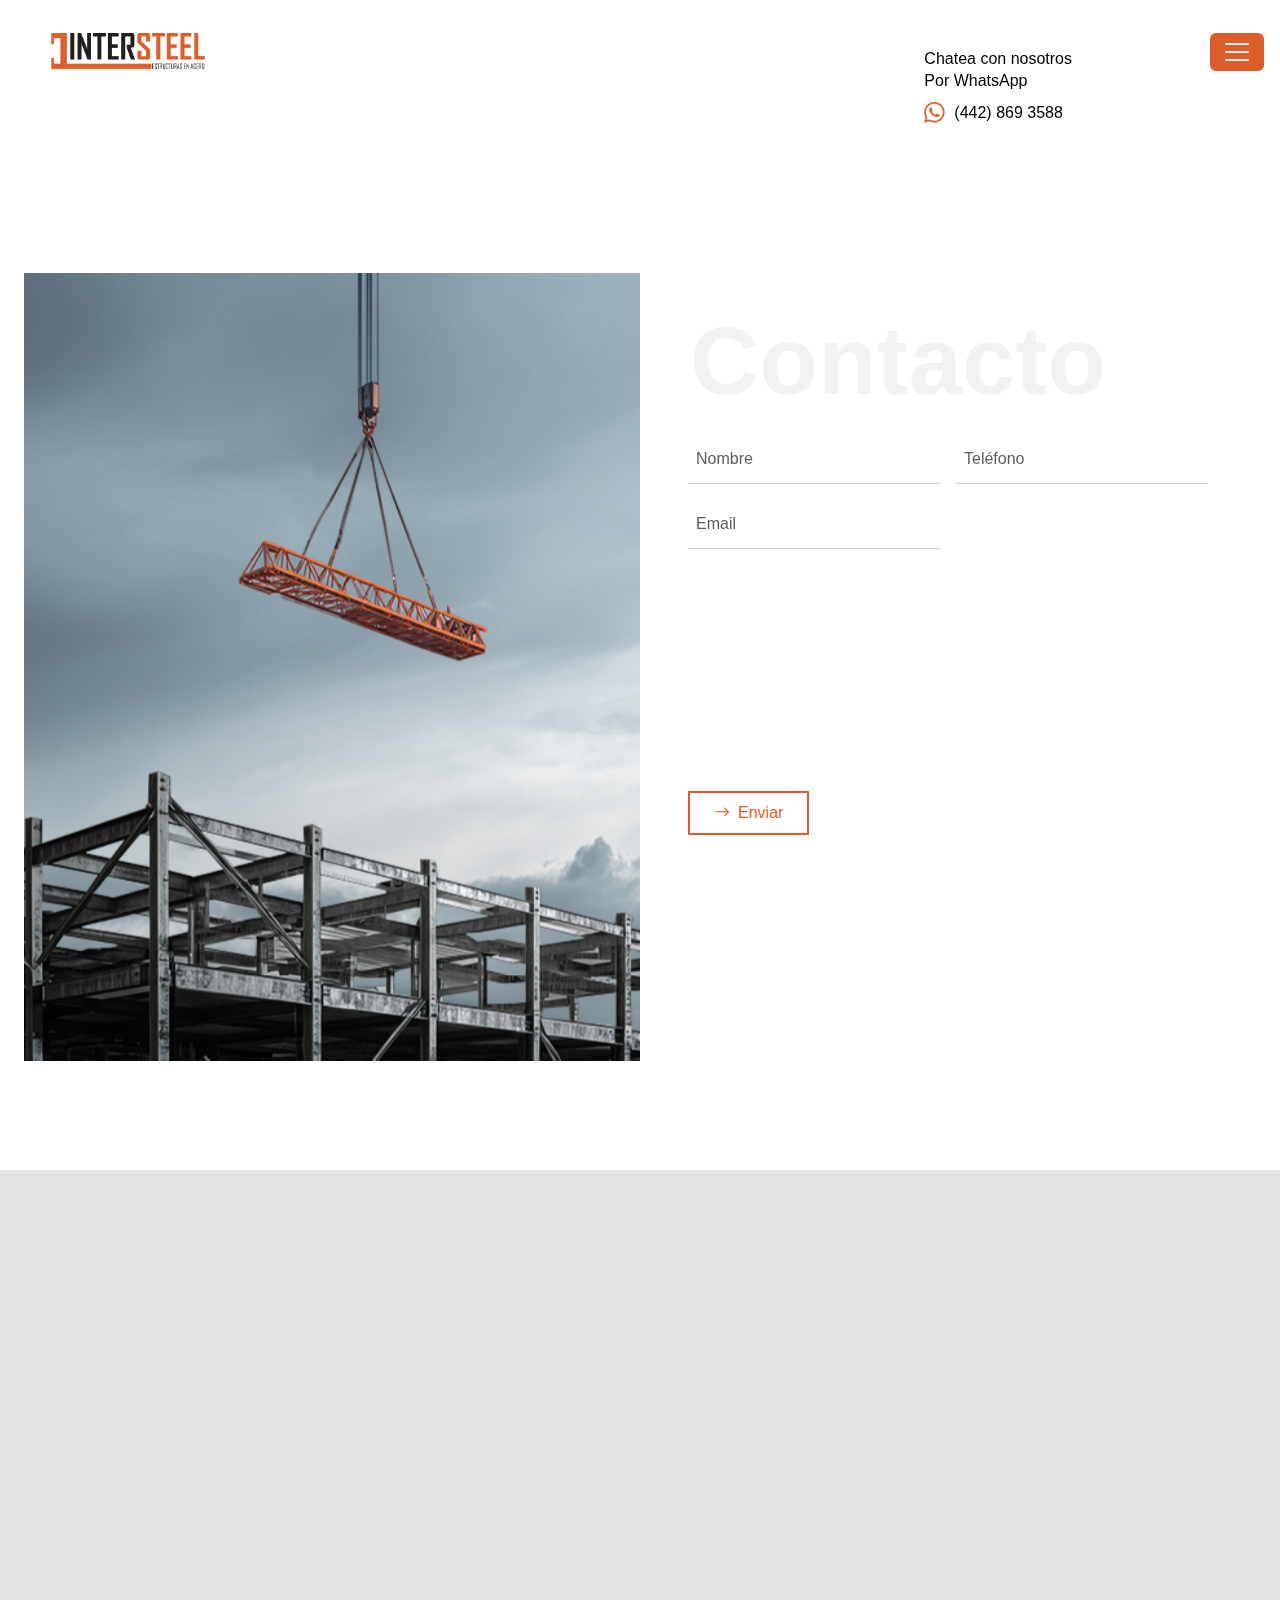
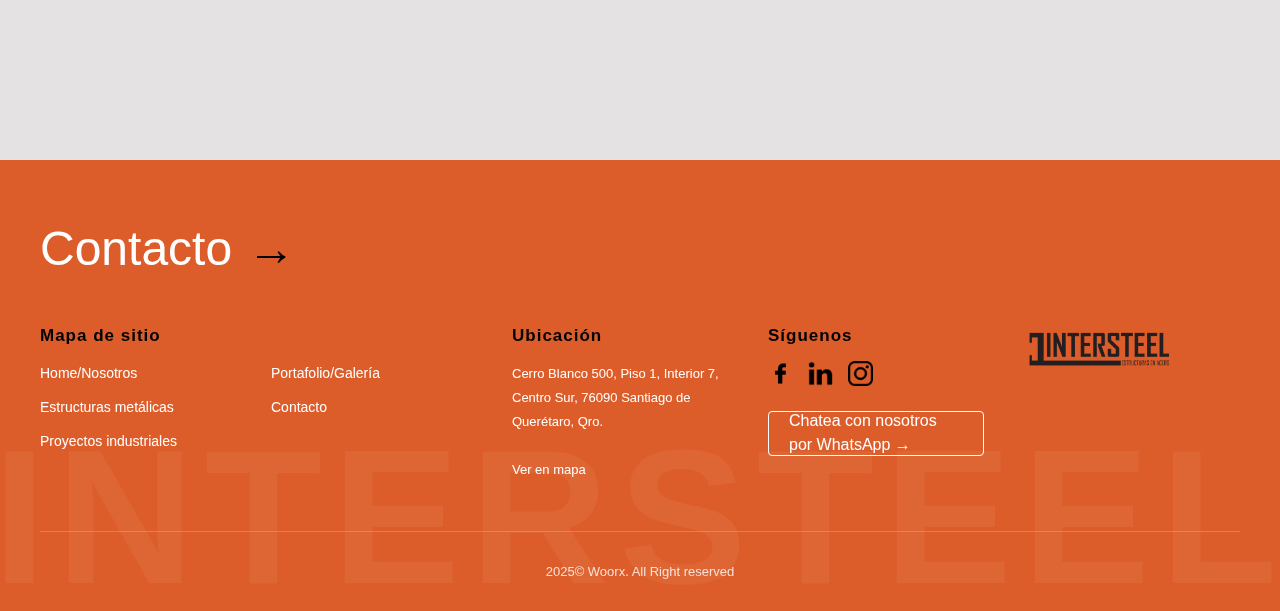
<file: contacto.html>
<!DOCTYPE html>
<html lang="es">
  <head>
    <meta charset="UTF-8" />
    <meta name="viewport" content="width=device-width, initial-scale=1.0" />

    <!-- Título optimizado para SEO -->
    <title>
      INTERSTEEL | Estructuras Metálicas y Naves Industriales en México
    </title>

    <!-- Meta Description -->
    <meta
      name="description"
      content="INTERSTEEL: 40 años construyendo naves industriales, bodegas y parques industriales con estructuras metálicas en México. Más de 300,000 m² construidos. Diseño, fabricación y construcción de proyectos industriales en Querétaro y todo el país."
    />

    <!-- Meta Keywords -->
    <meta
      name="keywords"
      content="naves industriales, estructuras metálicas, construcción industrial, bodegas industriales, parques industriales, fabricación acero, INTERSTEEL, construcción Querétaro, naves metálicas México"
    />

    <!-- Meta Author -->
    <meta name="author" content="INTERSTEEL" />

    <!-- Meta Robots -->
    <meta name="robots" content="index, follow" />

    <!-- Canonical URL -->
    <link rel="canonical" href="https://www.intersteel.com.mx/" />

    <!-- Open Graph / Facebook -->
    <meta property="og:type" content="website" />
    <meta property="og:url" content="https://www.intersteel.com.mx/" />
    <meta
      property="og:title"
      content="INTERSTEEL | Estructuras Metálicas y Naves Industriales"
    />
    <meta
      property="og:description"
      content="40 años de experiencia construyendo proyectos industriales con estructuras metálicas. Más de 300,000 m² construidos en México."
    />
    <meta
      property="og:image"
      content="https://www.intersteel.com.mx/public/img/home/bg-home.png"
    />
    <meta property="og:locale" content="es_MX" />
    <meta property="og:site_name" content="INTERSTEEL" />

    <!-- Twitter Card -->
    <meta name="twitter:card" content="summary_large_image" />
    <meta name="twitter:url" content="https://www.intersteel.com.mx/" />
    <meta
      name="twitter:title"
      content="INTERSTEEL | Estructuras Metálicas y Naves Industriales"
    />
    <meta
      name="twitter:description"
      content="40 años de experiencia en construcción industrial. Naves, bodegas y parques industriales con estructuras metálicas."
    />
    <meta
      name="twitter:image"
      content="https://www.intersteel.com.mx/public/img/home/bg-home.png"
    />

    <!-- Geo Tags -->
    <meta name="geo.region" content="MX-QUE" />
    <meta name="geo.placename" content="Santiago de Querétaro" />
    <meta name="geo.position" content="20.5888;-100.3899" />
    <meta name="ICBM" content="20.5888, -100.3899" />

    <!-- Language -->
    <meta http-equiv="content-language" content="es-MX" />

    <!-- Theme Color -->
    <meta name="theme-color" content="#e86b44" />

    <!-- Favicon -->
    <link rel="icon" type="image/x-icon" href="public/img/favicon.ico" />
    <link
      rel="apple-touch-icon"
      sizes="180x180"
      href="public/img/apple-touch-icon.png"
    />
    <link
      rel="icon"
      type="image/png"
      sizes="32x32"
      href="public/img/favicon-32x32.png"
    />
    <link
      rel="icon"
      type="image/png"
      sizes="16x16"
      href="public/img/favicon-16x16.png"
    />

    <!-- Stylesheets -->
    <link
      href="https://cdn.jsdelivr.net/npm/bootstrap@5.3.3/dist/css/bootstrap.min.css"
      rel="stylesheet"
    />
    <link
      rel="stylesheet"
      href="https://cdn.jsdelivr.net/npm/bootstrap-icons@1.11.3/font/bootstrap-icons.css"
    />
    <link rel="stylesheet" href="public/css/style.css" />
    <link rel="stylesheet" href="public/css/index.css" />

    <!-- Preconnect para optimización -->
    <link rel="preconnect" href="https://cdn.jsdelivr.net" />
    <link rel="preconnect" href="https://fonts.googleapis.com" />

    <!-- Schema.org Structured Data (JSON-LD) -->
    <script type="application/ld+json">
      {
        "@context": "https://schema.org",
        "@type": "Organization",
        "name": "INTERSTEEL",
        "alternateName": "Intersteel Estructuras Metálicas",
        "url": "https://www.intersteel.com.mx",
        "logo": "https://www.intersteel.com.mx/public/img/logo.png",
        "description": "Empresa líder en construcción de estructuras metálicas, naves industriales y parques industriales con 40 años de experiencia en México",
        "address": {
          "@type": "PostalAddress",
          "streetAddress": "Cerro Blanco 500, Piso 1, Interior 7, Centro Sur",
          "addressLocality": "Santiago de Querétaro",
          "addressRegion": "Querétaro",
          "postalCode": "76090",
          "addressCountry": "MX"
        },
        "contactPoint": {
          "@type": "ContactPoint",
          "telephone": "+52-442-869-3588",
          "contactType": "customer service",
          "availableLanguage": "Spanish"
        },
        "sameAs": [
          "https://www.facebook.com/intersteel",
          "https://www.linkedin.com/company/intersteel",
          "https://www.instagram.com/intersteel"
        ],
        "foundingDate": "1982",
        "areaServed": [
          {
            "@type": "Country",
            "name": "México"
          }
        ],
        "serviceType": [
          "Construcción de naves industriales",
          "Estructuras metálicas",
          "Bodegas industriales",
          "Parques industriales",
          "Fabricación de acero"
        ]
      }
    </script>

    <script type="application/ld+json">
      {
        "@context": "https://schema.org",
        "@type": "WebSite",
        "name": "INTERSTEEL",
        "url": "https://www.intersteel.com.mx",
        "potentialAction": {
          "@type": "SearchAction",
          "target": "https://www.intersteel.com.mx/buscar?q={search_term_string}",
          "query-input": "required name=search_term_string"
        }
      }
    </script>

    <!-- Estilos para animaciones INTERSTEEL – ESTILO FERRO.PT -->
    <style>
      /* === ANIMACIONES INTERSTEEL – ESTILO FERRO.PT === */

      /* SECCIONES PRINCIPALES */
      .section-animate {
        opacity: 0;
        transform: translateY(80px);
        filter: blur(6px);
        transition: opacity 1.2s cubic-bezier(0.16, 1, 0.3, 1),
          transform 1.2s cubic-bezier(0.16, 1, 0.3, 1),
          filter 1.2s cubic-bezier(0.16, 1, 0.3, 1);
      }

      .section-animate.visible {
        opacity: 1;
        transform: translateY(0);
        filter: blur(0);
      }

      /* VARIANTES */
      .section-animate.slide-in-left {
        transform: translateX(-80px);
      }
      .section-animate.slide-in-right {
        transform: translateX(80px);
      }
      .section-animate.scale-in {
        transform: scale(0.92);
      }
      .section-animate.slide-up {
        transform: translateY(100px);
      }

      .section-animate.slide-in-left.visible,
      .section-animate.slide-in-right.visible,
      .section-animate.scale-in.visible,
      .section-animate.slide-up.visible {
        transform: translate(0) scale(1);
        opacity: 1;
        filter: blur(0);
      }

      /* ELEMENTOS INTERNOS */
      .animate-item {
        opacity: 0;
        transform: translateY(50px);
        filter: blur(5px);
        transition: opacity 1s cubic-bezier(0.25, 1, 0.5, 1),
          transform 1s cubic-bezier(0.25, 1, 0.5, 1),
          filter 1s cubic-bezier(0.25, 1, 0.5, 1);
      }
      .animate-item.visible {
        opacity: 1;
        transform: translateY(0);
        filter: blur(0);
      }

      /* ELEMENTOS ESCALONADOS (stagger) */
      .stagger-item {
        opacity: 0;
        transform: translateY(40px);
        filter: blur(4px);
        transition: opacity 0.8s cubic-bezier(0.25, 1, 0.5, 1),
          transform 0.8s cubic-bezier(0.25, 1, 0.5, 1),
          filter 0.8s cubic-bezier(0.25, 1, 0.5, 1);
      }
      .stagger-item.visible {
        opacity: 1;
        transform: translateY(0);
        filter: blur(0);
      }

      /* ELEMENTOS DE SERVICIO */
      .service-item {
        opacity: 0;
        transform: translateY(60px);
        filter: blur(6px);
        transition: opacity 1s cubic-bezier(0.25, 1, 0.5, 1),
          transform 1s cubic-bezier(0.25, 1, 0.5, 1),
          filter 1s cubic-bezier(0.25, 1, 0.5, 1);
      }
      .service-item.visible {
        opacity: 1;
        transform: translateY(0);
        filter: blur(0);
      }

      /* BOTONES */
      .btn-animate {
        transition: all 0.4s cubic-bezier(0.16, 1, 0.3, 1);
      }
      .btn-animate:hover {
        transform: translateY(-4px) scale(1.03);
        box-shadow: 0 8px 20px rgba(0, 0, 0, 0.15);
      }

      /* IMÁGENES */
      .img-animate {
        overflow: hidden;
      }
      .img-animate img {
        transition: transform 1.2s cubic-bezier(0.16, 1, 0.3, 1);
      }
      .img-animate:hover img {
        transform: scale(1.07);
      }

      /* ANIMACIONES ESPECÍFICAS PARA FORMULARIOS */
      .form-animate {
        opacity: 0;
        transform: translateY(40px);
        filter: blur(4px);
        transition: opacity 0.8s cubic-bezier(0.25, 1, 0.5, 1),
          transform 0.8s cubic-bezier(0.25, 1, 0.5, 1),
          filter 0.8s cubic-bezier(0.25, 1, 0.5, 1);
      }

      .form-animate.visible {
        opacity: 1;
        transform: translateY(0);
        filter: blur(0);
      }

      /* ANIMACIONES PARA DETALLES DE CONTACTO */
      .contact-detail-item {
        opacity: 0;
        transform: translateX(30px);
        transition: opacity 0.6s cubic-bezier(0.25, 1, 0.5, 1),
          transform 0.6s cubic-bezier(0.25, 1, 0.5, 1);
      }

      .contact-detail-item.visible {
        opacity: 1;
        transform: translateX(0);
      }

      /* HERO ANIMATIONS */
      .hero-contact {
        opacity: 0;
        transform: translateY(-30px);
        filter: blur(4px);
        transition: opacity 1s cubic-bezier(0.16, 1, 0.3, 1) 0.5s,
          transform 1s cubic-bezier(0.16, 1, 0.3, 1) 0.5s,
          filter 1s cubic-bezier(0.16, 1, 0.3, 1) 0.5s;
      }

      .hero-contact.visible {
        opacity: 1;
        transform: translateY(0);
        filter: blur(0);
      }

      /* TÍTULO DE CONTACTO */
      .contact-title {
        opacity: 0;
        transform: translateY(60px);
        filter: blur(8px);
        transition: opacity 1s cubic-bezier(0.16, 1, 0.3, 1) 0.3s,
          transform 1s cubic-bezier(0.16, 1, 0.3, 1) 0.3s,
          filter 1s cubic-bezier(0.16, 1, 0.3, 1) 0.3s;
      }

      .contact-title.visible {
        opacity: 1;
        transform: translateY(0);
        filter: blur(0);
      }

      /* INPUT ANIMATIONS */
      .form-control {
        transition: all 0.3s cubic-bezier(0.16, 1, 0.3, 1);
      }

      .form-control:focus {
        transform: translateY(-2px);
        box-shadow: 0 5px 15px rgba(232, 107, 68, 0.2);
      }

      /* MAPA ANIMATIONS */
      .map-animate {
        opacity: 0;
        transform: scale(0.95);
        filter: blur(4px);
        transition: opacity 1.2s cubic-bezier(0.16, 1, 0.3, 1),
          transform 1.2s cubic-bezier(0.16, 1, 0.3, 1),
          filter 1.2s cubic-bezier(0.16, 1, 0.3, 1);
      }

      .map-animate.visible {
        opacity: 1;
        transform: scale(1);
        filter: blur(0);
      }
    </style>
  </head>
  <body>
    <!-- Contenedor para transiciones -->
    <div id="page-container">
      <!-- Contenido principal con animación -->
      <main id="page-content">
        <!-- Header Component -->
        <header-component-white></header-component-white>

        <!-- Hero Section con animación -->
        <div
          class="hero-container2 hero-portafolio section-animate slide-up"
          style="background-color: white"
        >
          <!-- Overlay oscuro -->
          <div class="hero-overlay"></div>

          <!-- Contacto WhatsApp con animación -->
          <div class="hero-contact hero-portafolio-contact animate-item">
            <p class="contact-label" style="color: #000">
              Chatea con nosotros<br />
              Por WhatsApp
            </p>
            <a
              href="https://wa.me/524428693588"
              target="_blank"
              class="contact-phone btn-animate"
              style="color: #000"
            >
              <img src="public/img/menu/whatsapp.png" alt="whatsapp" />
              (442) 869 3588
            </a>
          </div>
        </div>

        <!-- Contact Section con animaciones -->
        <section
          class="contact-section container-fluid py-5 section-animate scale-in parallax-container"
        >
          <div class="container-fluid">
            <div class="row g-0 align-items-stretch">
              <!-- Columna izquierda (imagen) -->
              <div class="col-12 col-md-6 position-relative img-animate d-none d-md-block">
                <img
                  src="public/img/contacto/contacto.png"
                  alt="Obra Intersteel"
                  class="img-fluid w-100 h-100 object-fit-cover parallax-img parallax-slow"
                  data-speed="0.2"
                />
              </div>

              <!-- Columna derecha (formulario + info de contacto) -->
              <div
                class="col-12 col-md-6 d-flex flex-column justify-content-center position-relative p-5"
              >
                <!-- Título decorativo con animación -->
                 <div class="w-100">
                    <h1 class="contact-title animate-item w-100">Contacto</h1>
                  </div>
                <!-- Formulario con animaciones escalonadas -->
                <form
                  class="contact-form mt-5 mb-4 w-100"
                  action="contacto.php"
                  method="POST"
                >
                  <div class="row g-3">
                    <div class="col-md-6">
                      <input
                        type="text"
                        class="form-control form-animate"
                        name="nombre"
                        placeholder="Nombre"
                        required
                      />
                    </div>
                    <div class="col-md-6">
                      <input
                        type="tel"
                        class="form-control form-animate"
                        name="telefono"
                        placeholder="Teléfono"
                      />
                    </div>
                    <div class="col-md-6">
                      <input
                        type="email"
                        class="form-control form-animate"
                        name="email"
                        placeholder="Email"
                        required
                      />
                    </div>
                    <div class="col-md-6">
                      <input
                        type="text"
                        class="form-control form-animate"
                        name="empresa"
                        placeholder="Empresa"
                      />
                    </div>
                    <div class="col-md-6">
                      <input
                        type="text"
                        class="form-control form-animate"
                        name="ciudad"
                        placeholder="Ciudad"
                      />
                    </div>
                    <div class="col-md-6">
                      <input
                        type="text"
                        class="form-control form-animate"
                        name="asunto"
                        placeholder="Asunto"
                      />
                    </div>
                    <div class="col-12">
                      <textarea
                        class="form-control form-animate"
                        rows="4"
                        name="mensaje"
                        placeholder="Mensaje"
                        required
                      ></textarea>
                    </div>
                    <div class="col-12 text-start">
                      <!-- <button type="submit" class="btn btn-dark px-4 py-2 btn-animate">
                        Enviar
                      </button> -->
                      <a
                        type="submit"
                        class="btn btn-border-orange px-4 py-2 mt-4 d-inline-flex align-items-center btn-animate"
                      >
                        <i class="bi bi-arrow-right me-2"></i> Enviar
                      </a>
                    </div>
                  </div>
                </form>

                <!-- Información de contacto con animaciones escalonadas -->
                <div class="contact-details mt-4">
                  <div class="row gy-3">
                    <div
                      class="col-md-6 d-flex align-items-start gap-2 contact-detail-item"
                    >
                      <i class="bi bi-geo-alt text-secondary fs-5"></i>
                      <p class="mb-0 small text-muted">
                        Cerro Blanco 500, Piso 1, Interior 7,<br />
                        Centro Sur, 76090 Santiago de Querétaro, Qro.
                      </p>
                    </div>
                    <div
                      class="col-md-6 d-flex align-items-start gap-2 contact-detail-item"
                    >
                      <i class="bi bi-envelope text-secondary fs-5"></i>
                      <p class="mb-0 small text-muted">
                        contacto@intersteelmx.com
                      </p>
                    </div>
                    <div
                      class="col-md-6 d-flex align-items-start gap-2 contact-detail-item"
                    >
                      <i class="bi bi-telephone text-secondary fs-5"></i>
                      <p class="mb-0 small text-muted">(442) 869 3588</p>
                    </div>
                  </div>
                </div>
              </div>
            </div>
          </div>
        </section>

        <!-- Projects Map Section con animaciones -->
        <section
          class="projects-map-section container-fluid px-0 section-animate parallax-container"
        >
          <div class="row g-0">
            <!-- Columna izquierda: Mapa -->
            <div class="col-12 col-lg-8 img-animate">
              <img
                src="public/img/home/mapa-estados.png"
                alt="Mapa Intersteel"
                class="img-fluid w-100 h-100 object-fit-cover parallax-img parallax-slow"
                data-speed="0.2"
              />
            </div>

            <!-- Columna derecha: Ciudades -->
            <div
              class="col-12 col-lg-4 bg-light-gray d-flex flex-column justify-content-center"
            >
              <div class="cities-box">
  <h2 class="title mb-4 text-left animate-item">
    <span class="text-orange">Estados</span><br />
    con proyectos
  </h2>

  <!-- Contenedor con scroll -->
  <div class="cities-list">
    <div class="state-group mb-0">
      <!-- <h3 class="state-title">- Michoacán</h3> -->
      <ul class="list-unstyled m-0">
        <li class="animate-item">Querétaro</li>
        <li class="animate-item">Edo. de México</li>
        <li class="animate-item">CDMX</li>
        <li class="animate-item">Michoacán</li>
        <li class="animate-item">Guanajuato</li>
        <li class="animate-item">Aguascalientes</li>
        <li class="animate-item">San Luis Potosí</li>
        <li class="animate-item">Puebla</li>
        <li class="animate-item">Jalisco</li>
        <li class="animate-item">Nayarit</li>
        <li class="animate-item">Durango</li>
      </ul>
    </div>

    <div class="state-group mb-0">
      <!-- <h3 class="state-title">- Guanajuato</h3> -->
      <ul class="list-unstyled m-0">
        <li class="animate-item">Tamaulipas</li>
        <li class="animate-item">Nuevo León</li>
        <li class="animate-item">Coahuila</li>
        <li class="animate-item">Chihuahua</li>
        <li class="animate-item">Baja California</li>
        <li class="animate-item">Veracruz</li>
        <li class="animate-item">Quintana Roo</li>
      </ul>
    </div>
  </div>
  
  <a
    href="contacto.html"
    class="btn btn-dark px-4 py-2 d-inline-flex align-items-center mt-5 btn-animate"
  >
    <i class="bi bi-arrow-right me-2"></i> Cotizar
  </a>
</div>
            </div>
          </div>
        </section>
        <!-- footer -->
        <footer-component></footer-component>
      </main>
    </div>

    <!-- Fondo oscuro -->
    <div class="menu-overlay" id="menuOverlay"></div>

    <!-- Scripts -->
    <script src="components/headerWhite.js"></script>
    <script src="components/galeria-slider.js"></script>
    <script src="components/footer.js"></script>

    <script>
      // ===================================
      // SISTEMA DE MENÚ DESLIZANTE
      // ===================================

      const menuToggle = document.getElementById("menuToggle");
      const menuClose = document.getElementById("menuClose");
      const offcanvasMenu = document.getElementById("offcanvasMenu");
      const menuOverlay = document.getElementById("menuOverlay");

      // Abrir menú
      if (menuToggle) {
        menuToggle.addEventListener("click", () => {
          offcanvasMenu.classList.add("active");
          menuOverlay.classList.add("active");
          document.body.style.overflow = "hidden";
        });
      }

      // Cerrar menú
      const closeMenu = () => {
        offcanvasMenu.classList.remove("active");
        menuOverlay.classList.remove("active");
        document.body.style.overflow = "";
      };

      if (menuClose) {
        menuClose.addEventListener("click", closeMenu);
      }

      if (menuOverlay) {
        menuOverlay.addEventListener("click", closeMenu);
      }

      // Cerrar con tecla ESC
      document.addEventListener("keydown", (e) => {
        if (e.key === "Escape" && offcanvasMenu?.classList.contains("active")) {
          closeMenu();
        }
      });

      // ===================================
      // TRANSICIONES ENTRE PÁGINAS
      // ===================================

      document.addEventListener("DOMContentLoaded", function () {
        const pageContent = document.getElementById("page-content");

        document.body.classList.add("loaded");

        if (pageContent) {
          pageContent.style.transform = "translateX(100%)";

          setTimeout(() => {
            pageContent.style.transition =
              "transform 0.6s cubic-bezier(0.77, 0, 0.175, 1)";
            pageContent.style.transform = "translateX(0)";
          }, 50);
        }

        function handlePageTransition(e) {
          const link = e.target.closest("a");

          if (
            !link ||
            !link.href ||
            link.target === "_blank" ||
            link.href.indexOf(window.location.host) === -1 ||
            link.href.startsWith("mailto:") ||
            link.href.startsWith("tel:") ||
            link.href.startsWith("https://wa.me/")
          ) {
            return;
          }

          e.preventDefault();
          const href = link.href;

          if (offcanvasMenu?.classList.contains("active")) {
            closeMenu();
            setTimeout(() => {
              performPageTransition(href);
            }, 200);
          } else {
            performPageTransition(href);
          }
        }

        function performPageTransition(href) {
          const pageContent = document.getElementById("page-content");

          if (pageContent) {
            pageContent.style.transition =
              "transform 0.6s cubic-bezier(0.77, 0, 0.175, 1)";
            pageContent.style.transform = "translateX(100%)";
          }

          setTimeout(() => {
            window.location.href = href;
          }, 600);
        }

        document.addEventListener("click", handlePageTransition);
      });

      window.addEventListener("pageshow", function (event) {
        if (event.persisted) {
          window.location.reload();
        }
      });

      // ===================================
      // SISTEMA DE ANIMACIONES INTERSTEEL PARA CONTACTO
      // ===================================

      document.addEventListener("DOMContentLoaded", function () {
        // Configuración del Intersection Observer
        const observerOptions = {
          root: null,
          rootMargin: "0px 0px -10% 0px",
          threshold: 0.1,
        };

        // Función para animar elementos con delay escalonado
        function animateStaggerItems(container, delay = 100) {
          const items = container.querySelectorAll(".stagger-item");
          items.forEach((item, index) => {
            setTimeout(() => {
              item.classList.add("visible");
            }, index * delay);
          });
        }

        // Función para animar formulario con delay escalonado
        function animateFormItems(container, delay = 80) {
          const items = container.querySelectorAll(".form-animate");
          items.forEach((item, index) => {
            setTimeout(() => {
              item.classList.add("visible");
            }, index * delay);
          });
        }

        // Función para animar detalles de contacto
        function animateContactDetails(container, delay = 120) {
          const items = container.querySelectorAll(".contact-detail-item");
          items.forEach((item, index) => {
            setTimeout(() => {
              item.classList.add("visible");
            }, index * delay);
          });
        }

        // Función callback para el observer
        const observerCallback = (entries, observer) => {
          entries.forEach((entry) => {
            if (entry.isIntersecting) {
              // Animar la sección principal
              entry.target.classList.add("visible");

              // Animar elementos individuales dentro de la sección
              const animateItems =
                entry.target.querySelectorAll(".animate-item");
              animateItems.forEach((item, index) => {
                setTimeout(() => {
                  item.classList.add("visible");
                }, index * 100);
              });

              // Animaciones específicas por tipo de sección
              if (entry.target.classList.contains("contact-section")) {
                // Animar título de contacto
                const contactTitle =
                  entry.target.querySelector(".contact-title");
                if (contactTitle) {
                  setTimeout(() => {
                    contactTitle.classList.add("visible");
                  }, 300);
                }

                // Animar formulario
                const contactForm = entry.target.querySelector(".contact-form");
                if (contactForm) {
                  setTimeout(() => {
                    animateFormItems(contactForm, 80);
                  }, 500);
                }

                // Animar detalles de contacto
                const contactDetails =
                  entry.target.querySelector(".contact-details");
                if (contactDetails) {
                  setTimeout(() => {
                    animateContactDetails(contactDetails, 120);
                  }, 800);
                }
              }

              if (entry.target.classList.contains("projects-map-section")) {
                // Animar mapa
                const map = entry.target.querySelector(".map-animate");
                if (map) {
                  setTimeout(() => {
                    map.classList.add("visible");
                  }, 300);
                }

                // Animar lista de ciudades
                const citiesList = entry.target.querySelector(".cities-list");
                if (citiesList) {
                  setTimeout(() => {
                    animateStaggerItems(citiesList, 100);
                  }, 500);
                }
              }

              // Dejar de observar después de animar
              observer.unobserve(entry.target);
            }
          });
        };

        // Crear el observer
        const observer = new IntersectionObserver(
          observerCallback,
          observerOptions
        );

        // Observar todas las secciones con animación
        const animatedSections = document.querySelectorAll(".section-animate");
        animatedSections.forEach((section) => {
          observer.observe(section);
        });

        // Observar elementos individuales fuera de secciones
        const individualAnimatedItems = document.querySelectorAll(
          ".animate-item:not(.section-animate .animate-item)"
        );
        individualAnimatedItems.forEach((item) => {
          observer.observe(item);
        });

        // Animar elementos del hero inmediatamente
        const heroContact = document.querySelector(".hero-contact");
        if (heroContact) {
          setTimeout(() => {
            heroContact.classList.add("visible");
          }, 800);
        }

        // Animar header después de la transición de página
        setTimeout(() => {
          const header = document.querySelector("header-component");
          if (header) {
            header.style.opacity = "1";
            header.style.transform = "translateY(0)";
          }
        }, 600);
      });

      // ===================================
      // EFECTO PARALLAX EN SCROLL
      // ===================================

      document.addEventListener("DOMContentLoaded", function () {
        let ticking = false;
        let lastScrollY = window.scrollY;

        // Seleccionar todas las imágenes con efecto parallax
        const parallaxImages = document.querySelectorAll(".parallax-img");

        function updateParallax() {
          const scrollY = window.scrollY;

          parallaxImages.forEach((img) => {
            const speed = parseFloat(img.getAttribute("data-speed")) || 0.5;
            const rect = img.getBoundingClientRect();
            const imgTop = rect.top + scrollY;
            const imgHeight = img.offsetHeight;
            const windowHeight = window.innerHeight;

            // Solo aplicar parallax si la imagen está visible en el viewport
            if (rect.top < windowHeight && rect.bottom > 0) {
              // Calcular el desplazamiento basado en la posición de scroll
              const yPos = (scrollY - imgTop) * speed;

              // Aplicar transformación con límites para evitar desplazamientos excesivos
              const maxMove = imgHeight * 0.15; // Máximo 15% de movimiento
              const clampedYPos = Math.max(-maxMove, Math.min(maxMove, yPos));

              img.style.transform = `translate3d(0, ${clampedYPos}px, 0)`;
            }
          });

          ticking = false;
        }

        function requestTick() {
          if (!ticking) {
            window.requestAnimationFrame(updateParallax);
            ticking = true;
          }
        }

        // Escuchar el evento scroll con throttling
        window.addEventListener("scroll", requestTick, { passive: true });

        // Actualizar parallax al cargar la página
        updateParallax();

        // Actualizar parallax al redimensionar la ventana
        let resizeTimeout;
        window.addEventListener("resize", () => {
          clearTimeout(resizeTimeout);
          resizeTimeout = setTimeout(updateParallax, 100);
        });
      });
    </script>
  </body>
</html>
</file>
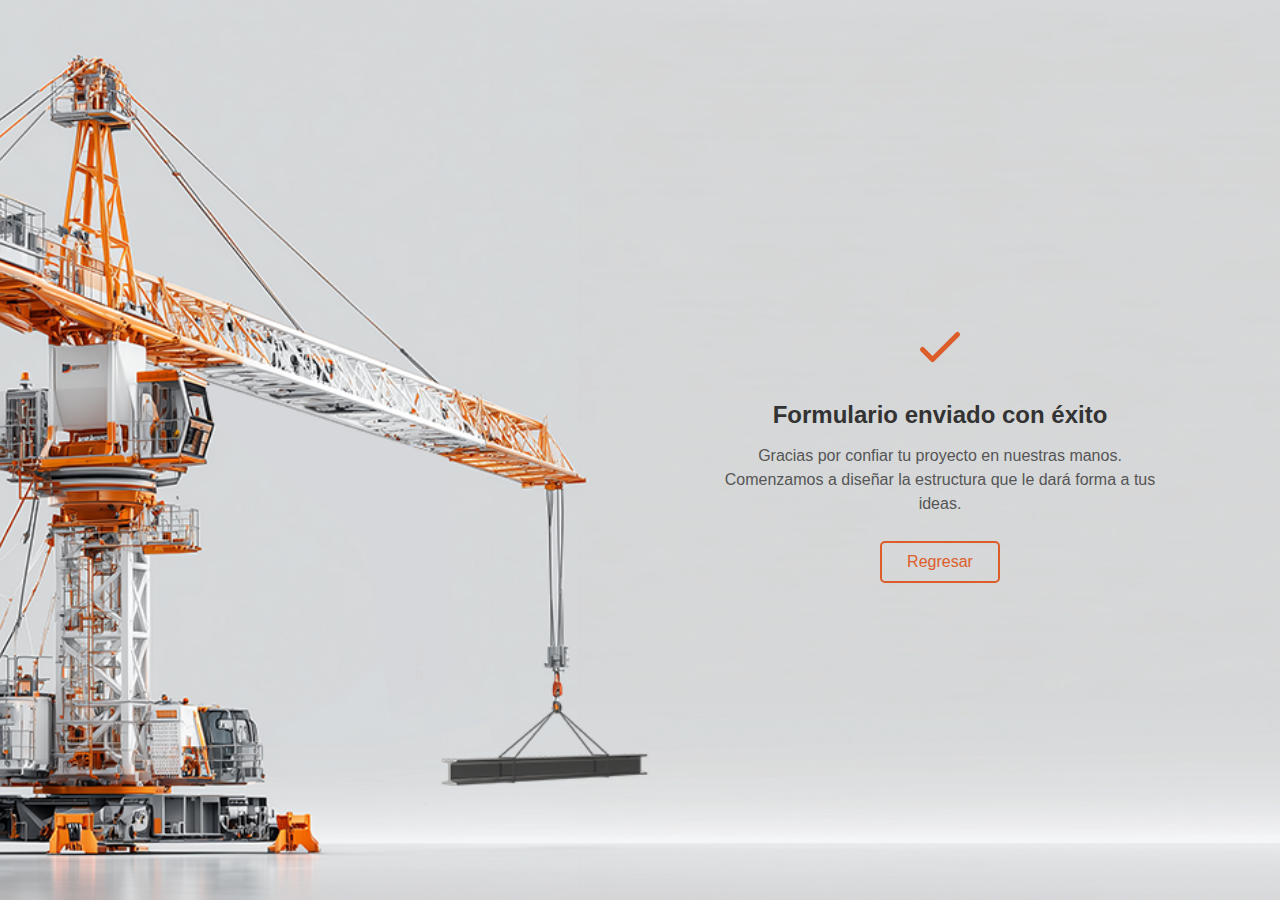
<file: gracias.html>
<!DOCTYPE html>
<html lang="es">
<head>
  <meta charset="UTF-8">
  <meta name="viewport" content="width=device-width, initial-scale=1.0">
  <title>Gracias</title>
  <style>
    * {
      margin: 0;
      padding: 0;
      box-sizing: border-box;
      font-family: 'Arial', sans-serif;
    }

    html, body {
      height: 100%;
      width: 100%;
    }

    /* Contenedor principal */
    .thank-you-page {
      display: flex;
      width: 100%;
      height: 100vh;
      background: url('public/img/contacto/gracias.png') center/cover no-repeat;
    }

    /* Columna izquierda (solo fondo, opcional si quieres un overlay más oscuro) */
    .left-column {
      flex: 1;
      /* Puedes añadir un overlay oscuro si quieres contraste con el texto */
      /* background: rgba(0,0,0,0.3); */
    }

    /* Columna derecha (contenido) */
    .right-column {
      flex: 1;
      display: flex;
      justify-content: center; /* centrado horizontal */
      align-items: center;     /* centrado vertical */
      text-align: center;
      padding: 0 40px;
    }

    .thank-you-content {
      max-width: 500px;
      padding: 30px;
      border-radius: 10px;
    }

    .thank-you-content svg {
      width: 60px;
      height: 60px;
      margin-bottom: 20px;
      color: #dd5d2a;
    }

    .thank-you-content h1 {
      font-size: 1.5rem;
      margin-bottom: 15px;
      color: #333;
    }

    .thank-you-content p {
      font-size: 1rem;
      margin-bottom: 25px;
      color: #555;
      line-height: 1.5;
    }

    .thank-you-content button {
      padding: 10px 25px;
      font-size: 1rem;
      border: 2px solid #dd5d2a;
      background: transparent;
      color: #dd5d2a;
      border-radius: 5px;
      cursor: pointer;
      transition: all 0.3s ease;
    }

    .thank-you-content button:hover {
      background: #dd5d2a;
      color: white;
    }

    /* Responsivo */
    @media (max-width: 768px) {
      .thank-you-page {
        flex-direction: column;
      }

      .right-column {
        padding: 20px;
      }

      .thank-you-content h1 {
        font-size: 1.3rem;
      }

      .thank-you-content p {
        font-size: 0.95rem;
      }

      .thank-you-content svg {
        width: 50px;
        height: 50px;
      }
    }
  </style>
</head>
<body>
  <div class="thank-you-page">
    <div class="left-column"></div>
    <div class="right-column">
      <div class="thank-you-content">
        <svg xmlns="http://www.w3.org/2000/svg" fill="none" viewBox="0 0 24 24" stroke="currentColor">
          <path stroke-linecap="round" stroke-linejoin="round" stroke-width="2" d="M5 13l4 4L19 7" />
        </svg>
        <h1>Formulario enviado con éxito</h1>
        <p>Gracias por confiar tu proyecto en nuestras manos. Comenzamos a diseñar la estructura que le dará forma a tus ideas.</p>
        <button onclick="window.location.href='index.html'">Regresar</button>
      </div>
    </div>
  </div>
</body>
</html>
</file>
<file: public/css/style.css>
body {
  background-color: #e4e2e2;
  font-family: "Poppins", sans-serif;
  color: #111;
  margin: 0;
  overflow-x: hidden;
}



/* ===================================
   TRANSICIONES ENTRE PÁGINAS
   (Igual que el menú: derecha a izquierda)
   =================================== */

/* Contenedor principal */
#page-container {
  position: relative;
  overflow-x: hidden;
  min-height: 100vh;
}

/* Contenido de la página - APARECE SOBRE EL MENÚ */
#page-content {
  transition: transform 0.6s cubic-bezier(0.77, 0, 0.175, 1);
  transform: translateX(0);
  position: relative;
  z-index: 2000; /* Mayor que el menú (1050) para aparecer encima */
  background-color: #e4e2e2; /* Fondo para cubrir el menú */
  min-height: 100vh;
}

/* Animación de salida - se va a la derecha */
#page-content.page-exit {
  transform: translateX(100%);
}

/* Animación de entrada - viene desde la derecha */
#page-content.page-entering {
  transform: translateX(100%);
}

#page-content.page-enter-active {
  transform: translateX(0);
}

/* ===================================
   NAVBAR TRANSPARENTE
   =================================== */

.custom-navbar {
  background-color: transparent !important;
  position: absolute;
  top: 1rem;
  left: 2rem;
  right: 0;
  z-index: 1030;
}

/* Logos sincronizados - MISMO TAMAÑO */
.navbar-logo,
.menu-logo {
  width: 160px;
  height: auto;
  transition: all 0.3s ease;
}

/* ===================================
   MENÚ DESLIZANTE (OFFCANVAS)
   =================================== */

.offcanvas-menu {
  position: fixed;
  top: 0;
  right: -100%;
  width: 100%;
  height: 100vh;
  color: #fff;
  transition: right 0.6s cubic-bezier(0.77, 0, 0.175, 1);
  z-index: 1050;
  overflow-y: auto;
}

.offcanvas-menu.active {
  right: 0;
}

/* Fondo oscuro cuando se abre */
.menu-overlay {
  position: fixed;
  top: 0;
  left: 0;
  width: 100%;
  height: 100%;
  background: rgba(0, 0, 0, 0.6);
  opacity: 0;
  pointer-events: none;
  transition: opacity 0.4s ease;
  z-index: 1040;
}

.menu-overlay.active {
  opacity: 1;
  pointer-events: auto;
}

/* ===================================
   SECCIÓN PRINCIPAL DEL MENÚ
   (Sin separación entre columnas)
   =================================== */

.main-section {
  min-height: 100vh;
  height: 100vh;
  background-color: #e4e2e2;
  padding: 0;
}

/* Contenedor flex sin gap */
.main-section > div {
  display: flex;
  flex-direction: row;
  height: 100%;
  gap: 0; /* Sin separación */
}

/* --- Contenido Izquierdo --- */
.left-content {
  flex: 1;
  background-color: #e4e2e2;
  display: flex;
  flex-direction: column;
  justify-content: space-between;
  padding: 2rem;
  padding-right: 3rem; /* Espacio interno en lugar de gap */
  height: 100%;
  width: 100%;
}

/* Logo se mantiene arriba a la izquierda */
.logo {
  align-self: flex-start;
  opacity: 0;
  transform: translateY(0px);
  transition: opacity 0.6s ease, transform 0.6s ease;
}

.offcanvas-menu.active .logo {
  opacity: 1;
  transform: translateY(-1);
}

/* Contenedor del menú centrado */
.menu-container {
  display: flex;
  justify-content: center;
  align-items: center;
  flex: 1;
}

.menu ul {
  list-style: none;
  padding: 0;
  margin: 0;
  text-align: left;
}

.menu li {
  margin-bottom: 1rem;
  opacity: 0;
  transform: translateX(-30px);
  transition: opacity 0.5s ease, transform 0.5s ease;
}

/* Animación escalonada de los items del menú */
.offcanvas-menu.active .menu li:nth-child(1) {
  opacity: 1;
  transform: translateX(0);
  transition-delay: 0.1s;
}

.offcanvas-menu.active .menu li:nth-child(2) {
  opacity: 1;
  transform: translateX(0);
  transition-delay: 0.2s;
}

.offcanvas-menu.active .menu li:nth-child(3) {
  opacity: 1;
  transform: translateX(0);
  transition-delay: 0.3s;
}

.offcanvas-menu.active .menu li:nth-child(4) {
  opacity: 1;
  transform: translateX(0);
  transition-delay: 0.4s;
}

.offcanvas-menu.active .menu li:nth-child(5) {
  opacity: 1;
  transform: translateX(0);
  transition-delay: 0.5s;
}

.menu a {
  text-decoration: none;
  color: #000000;
  font-weight: 500;
  font-size: 2.5rem;
  transition: all 0.3s ease;
  display: block;
  position: relative;
}

.menu a::after {
  content: '';
  position: absolute;
  bottom: -5px;
  left: 0;
  width: 0;
  height: 3px;
  background-color: #dd5d2a;
  transition: width 0.3s ease;
}

.menu a:hover {
  color: #dd5d2a;
  transform: translateX(10px);
}

.menu a:hover::after {
  width: 100%;
}

/* ===================================
   CONTENIDO DERECHO (IMAGEN)
   =================================== */

.right-content {
  flex: 1;
  background-color: #e4e2e2;
  display: flex;
  align-items: center;
  justify-content: center;
  position: relative;
  height: 100%;
  overflow: hidden;
  padding-left: 0; /* Sin padding adicional */
  opacity: 0;
  transform: translateX(50px);
  transition: opacity 0.8s ease, transform 0.8s ease;
}

.offcanvas-menu.active .right-content {
  opacity: 1;
  transform: translateX(0);
  transition-delay: 0.3s;
}

.crane-image {
  width: 100%;
  height: 100%;
  object-fit: contain;
  object-position: center;
}

/* WhatsApp */
.whatsapp {
  position: absolute;
  top: 0;
  right: 0;
  padding: 1rem;
  text-align: left;
  margin: 1.5rem 6rem;
  z-index: 10;
}

.whatsapp p {
  font-size: 0.9rem;
  margin: 0;
  color: #000;
  text-align: left;
}

.whatsapp span {
  color: #000;
  font-weight: 500;
}

.whatsapp img {
  width: 22px;
}

.whatsapp a {
  display: inline-flex;
  align-items: center;
  text-decoration: none;
  transition: color 0.3s ease;
}

.whatsapp a:hover span {
  color: #dd5d2a;
}

/* ===================================
   BOTÓN HAMBURGUESA
   =================================== */

.navbar-toggler {
  border: none;
  outline: none;
  transition: transform 0.3s ease;
}

.navbar-toggler:hover {
  transform: scale(1.1);
}

.navbar-toggler-icon {
  background-image: url("data:image/svg+xml,%3Csvg viewBox='0 0 30 30' xmlns='http://www.w3.org/2000/svg'%3E%3Cpath stroke='rgba(255,255,255,0.9)' stroke-width='2' stroke-linecap='round' stroke-miterlimit='10' d='M4 7h22M4 15h22M4 23h22'/%3E%3C/svg%3E");
}

/* Botón de cierre */
.btn-close {
  opacity: 0.8;
  transition: opacity 0.3s ease, transform 0.3s ease;
  top: 1rem;
  right: 2rem;
}

.btn-close:hover {
  opacity: 1;
  transform: rotate(90deg);
}

/* ===================================
   RESPONSIVE DESIGN
   =================================== */

@media (max-width: 992px) {
  body {
    overflow-y: auto;
  }

  .navbar-logo,
  .menu-logo {
    width: 130px;
  }

  .main-section {
    padding: 0;
  }

  .main-section > div {
    flex-direction: column !important;
  }

  .left-content {
    align-items: flex-start;
    justify-content: flex-start;
    height: auto;
    order: 1;
    padding: 1.5rem;
    padding-right: 1.5rem;
    flex: none;
    height: 50%!important;
  }

  .logo {
    align-self: flex-start;
    margin-bottom: 0rem;
    margin-top: 1rem;
    margin-left: 0rem;
  }

  .menu-container {
    width: 100%;
    justify-content: flex-start;
    height: auto;
  }

  .menu ul {
    text-align: left;
  }

  .menu a {
    font-size: 1.8rem;
  }

  .right-content {
    order: 2;
    margin-bottom: 1rem;
    height: 50vh;
    padding: 0rem;
    /* padding-left: 1rem; */
    flex: none;
    height: 50%!important;
  }

  .crane-image {
    width: 100%;
    height: 100%;
    object-fit: cover;
    margin: 15px;
  }

  .whatsapp {
    position: relative;
    text-align: left;
    padding: 0;
    margin: 1.5rem 0rem;
  }

  .whatsapp p {
    text-align: left;
  }
}

@media (max-width: 576px) {
  .navbar-logo,
  .menu-logo {
    width: 110px;
  }

  .menu a {
    font-size: 1.4rem;
  }

  .right-content {
    height: 40vh;
  }

  .left-content {
    padding: 1rem;
    padding-right: 1rem;
  }

  .main-section {
    padding: 0;
  }
}

/* Ajustes para pantallas muy grandes */
@media (min-width: 1600px) {
  .navbar-logo,
  .menu-logo {
    width: 180px;
  }

  .crane-image {
    object-fit: contain;
  }
}

/* ===================================
   ANIMACIÓN DE CARGA DE PÁGINA
   =================================== */

@keyframes slideInFromRight {
  from {
    transform: translateX(100%);
  }
  to {
    transform: translateX(0);
  }
}

/* Prevenir flash de contenido sin estilo */
body:not(.loaded) #page-content {
  transform: translateX(100%);
}

body.loaded #page-content {
  animation: slideInFromRight 0.6s cubic-bezier(0.77, 0, 0.175, 1) forwards;
}

/* ===================================
   HERO SECTION
   =================================== */

.hero-section {
  position: relative;
  width: 100%;
  height: 100vh;
  min-height: 600px;
  overflow: hidden;
}

/* Imagen de fondo */
.hero-background {
  position: absolute;
  top: 0;
  left: 0;
  width: 100%;
  height: 100%;
  z-index: 1;
}

.hero-image {
  width: 100%;
  height: 100%;
  object-fit: cover;
  object-position: center;
}

/* Overlay oscuro sobre la imagen */


/* Contenido sobre la imagen */
.hero-content {
  position: relative;
  z-index: 2;
  height: 100%;
  display: flex;
  align-items: center;
  padding: 100px 0 80px;
}

.hero-content .container-fluid {
  height: 100%;
}

/* Texto principal */
.hero-text {
  color: white;
  max-width: 650px;
  padding-left: 2rem;
}

.hero-title {
  font-size: 3.5rem;
  font-weight: 300;
  line-height: 1.2;
  margin-bottom: 2rem;
  letter-spacing: -0.02em;
}

.hero-title br {
  display: block;
}

.hero-description {
  font-size: 1rem;
  line-height: 1.7;
  margin-bottom: 2.5rem;
  color: rgba(255, 255, 255, 0.9);
  max-width: 580px;
}

.hero-description .highlight {
  color: #ff6b35;
  font-weight: 600;
}

/* Botón de cotizar */
.btn-cotizar {
  background-color: transparent;
  border: 2px solid white;
  color: white;
  padding: 12px 35px;
  font-size: 1rem;
  font-weight: 500;
  cursor: pointer;
  transition: all 0.3s ease;
  display: inline-flex;
  align-items: center;
  gap: 10px;
  letter-spacing: 0.5px;
}

.btn-cotizar:hover {
  background-color: #ff6b35;
  border-color: #ff6b35;
  transform: translateX(5px);
}

.btn-arrow {
  font-size: 1.2rem;
  transition: transform 0.3s ease;
}

.btn-cotizar:hover .btn-arrow {
  transform: translateX(5px);
}

/* Cards de servicios */
.services-cards {
  display: flex;
  flex-direction: column;
  gap: 1.5rem;
  padding-right: 3rem;
}

.service-card {
  background: rgba(255, 255, 255, 0.1);
  backdrop-filter: blur(10px);
  border: 1px solid rgba(255, 255, 255, 0.2);
  border-radius: 8px;
  padding: 1.5rem;
  display: flex;
  align-items: center;
  gap: 1.5rem;
  transition: all 0.3s ease;
  cursor: pointer;
}

.service-card:hover {
  background: rgba(255, 255, 255, 0.15);
  border-color: #ff6b35;
  transform: translateX(-5px);
}

.service-icon {
  color: #ff6b35;
  flex-shrink: 0;
}

.service-text h3 {
  font-size: 1.2rem;
  font-weight: 600;
  color: white;
  margin-bottom: 0.3rem;
}

.service-text p {
  font-size: 0.95rem;
  color: rgba(255, 255, 255, 0.9);
  margin: 0;
  line-height: 1.4;
}

/* Información de contacto superior derecha */
.hero-contact {
  position: absolute;
  top: 100px;
  right: 3rem;
  text-align: right;
  z-index: 3;
}

.contact-label {
  font-size: 0.85rem;
  color: rgba(255, 255, 255, 0.8);
  margin-bottom: 0.5rem;
  line-height: 1.4;
}

.contact-phone {
  display: inline-flex;
  align-items: center;
  gap: 0.5rem;
  color: white;
  text-decoration: none;
  font-weight: 600;
  font-size: 1rem;
  transition: color 0.3s ease;
}

.contact-phone:hover {
  color: #ff6b35;
}

/* Botón de scroll */
.hero-scroll-btn {
  position: absolute;
  bottom: 3rem;
  right: 3rem;
  width: 60px;
  height: 60px;
  background-color: #ff6b35;
  border: none;
  border-radius: 50%;
  color: white;
  display: flex;
  align-items: center;
  justify-content: center;
  cursor: pointer;
  transition: all 0.3s ease;
  z-index: 3;
}

.hero-scroll-btn:hover {
  background-color: #e55a28;
  transform: translateY(5px);
}

.hero-scroll-btn svg {
  animation: bounce 2s infinite;
}

@keyframes bounce {
  0%, 20%, 50%, 80%, 100% {
    transform: translateY(0);
  }
  40% {
    transform: translateY(-10px);
  }
  60% {
    transform: translateY(-5px);
  }
}

/* ===================================
   RESPONSIVE - HERO SECTION
   =================================== */

@media (max-width: 1400px) {
  .hero-title {
    font-size: 3rem;
  }
  
  .hero-text {
    padding-left: 1.5rem;
  }
  
  .services-cards {
    padding-right: 2rem;
  }
}

@media (max-width: 992px) {
  .hero-title {
    font-size: 2.5rem;
  }
  
  .hero-description {
    font-size: 0.95rem;
  }
  
  .hero-text {
    padding-left: 1rem;
    max-width: 100%;
  }
  
  .hero-contact {
    top: 80px;
    right: 1.5rem;
  }
  
  .hero-scroll-btn {
    width: 50px;
    height: 50px;
    bottom: 2rem;
    right: 1.5rem;
  }
}

@media (max-width: 768px) {
  .hero-section {
    min-height: 500px;
  }
  
  .hero-content {
    padding: 80px 0 60px;
  }
  
  .hero-title {
    font-size: 2rem;
    margin-bottom: 1.5rem;
  }
  
  .hero-description {
    font-size: 0.9rem;
    margin-bottom: 2rem;
  }
  
  .hero-text {
    padding-left: 0;
  }
  
  .btn-cotizar {
    padding: 10px 25px;
    font-size: 0.9rem;
  }
  
  .hero-contact {
    position: static;
    text-align: center;
    margin-top: 2rem;
    padding: 0 1rem;
  }
  
  .contact-phone {
    justify-content: center;
  }
  
  .hero-scroll-btn {
    width: 45px;
    height: 45px;
    bottom: 1.5rem;
    right: 1rem;
  }
}

@media (max-width: 576px) {
  .hero-title {
    font-size: 1.75rem;
  }
  
  .hero-description {
    font-size: 0.85rem;
  }
  
  .btn-cotizar {
    width: 30%!important;
    justify-content: center;
  }
}
</file>
<file: public/css/index.css>
/* ============================================
   VARIABLES Y COLORES GLOBALES
   ============================================ */
:root {
  --color-primary: #dd5d2a;
  --color-secondary: #dd5d2a;
  --color-dark: #22272b;
  --color-text: #333;
  --color-text-light: #555;
  --color-bg-light: #f8f8f8;
  --color-white: #ffffff;
  --color-gray: #bbbbbb;
  --transition: all 0.3s ease;
}

/* ============================================
   HERO SECTION
   ============================================ */
.hero-container {
  position: relative;
  width: 100%;
  height: 100vh;
  min-height: 600px;
  overflow: hidden;
}

.hero-container2 {
  position: relative;
  width: 100%;
  height: 100vh;
  min-height: 600px;
  overflow: hidden;
}

.hero-container img {
  width: 100%;
  height: 100%;
  object-fit: cover;
  object-position: center;
}

.hero-overlay {
  position: absolute;
  top: 0;
  left: 0;
  width: 100%;
  height: 100%;
}

.hero-text {
  position: absolute;
  top: 50%;
  left: 5%;
  transform: translateY(-50%);
  color: var(--color-white);
  max-width: 880px;
  z-index: 2;
}

.hero-text h1 {
  font-size: 48px;
  font-weight: 400;
  margin-bottom: 1.5rem;
  letter-spacing: -5%;
  font-family: "Poppins", sans-serif;

}

.hero-text p {
  font-size: clamp(0.85rem, 2vw, 1rem);
  line-height: 1.7;
  margin-bottom: 2rem;
  color: rgba(255, 255, 255, 0.9);
  max-width: 700px;
  font-weight: 400;
  font-size: 15px;
  letter-spacing: -5%;
  text-align: justify;
}

.hero-text .highlight {
  color: var(--color-secondary);
  font-weight: 600;
  letter-spacing: -5%;
  font-size: 15px;
}

.btn-border-orange {
  border: 2px solid var(--color-secondary);
  color: var(--color-secondary);
  transition: var(--transition);
  border-radius: 0%;
}

.btn-border-orange:hover {
  border-color: var(--color-secondary);
  color: var(--color-white);
  background-color: var(--color-secondary);
}

.btn-cotizar {
  background-color: transparent;
  border: 2px solid var(--color-secondary);
  color: var(--color-white);
  padding: 12px 35px;
  font-size: 1rem;
  font-weight: 500;
  cursor: pointer;
  transition: var(--transition);
  display: inline-flex;
  align-items: center;
  gap: 10px;
  text-decoration: none;
  position: relative;
  border-radius: 0%;
}

.btn-cotizar::after {
  font-size: 1.3rem;
  transition: transform 0.3s ease;
}

.btn-cotizar:hover {
  background-color: var(--color-secondary);
  border-color: var(--color-secondary);
  color: var(--color-white);
}

.btn-cotizar:hover::after {
  transform: translateX(5px);
}

.hero-contact {
  position: absolute;
  top: 3rem;
  right: 13rem;
  text-align: left;
  z-index: 3;
  color: var(--color-white);
}

.contact-label {
  font-size: 16px;
  color: rgba(255, 255, 255, 0.9);
  margin-bottom: 0.5rem;
  letter-spacing: -5%;
}

.contact-phone {
  display: inline-flex;
  align-items: center;
  gap: 0.5rem;
  color: var(--color-white);
  text-decoration: none;
  font-weight: 400;
  font-size: 16px;
  transition: var(--transition);
}

.contact-phone img {
  width: 22px;
}

.contact-phone:hover {
  color: var(--color-secondary);
}

/* ============================================
   ABOUT INTERSTEEL SECTION
   ============================================ */
.about-intersteel {
  width: 100%;
  overflow: hidden;
  background-color: var(--color-white);
}

.about-intersteel img {
  height: 100%;
  object-fit: cover;
}

.orange-box {
  background-color: var(--color-primary);
  max-width: 600px;
  color: var(--color-white);
  padding: 40px 40px;
}

.orange-box h2 {
  font-size: 2rem;
  font-weight: 400;
  letter-spacing: -0.02em;
  color: #000000 !important;
}

.orange-box p {
  font-size: 16px;
  font-weight: 600;
  line-height: 1.9;
  color: var(--color-white) !important;
}

.orange-box .btn i {
  font-size: 1rem;
  transition: transform 0.3s ease;
  color: var(--color-primary);
}

.orange-box .btn:hover i {
  transform: translateX(4px);
}

/* ============================================
   FULLWIDTH IMAGE & TEXT SECTIONS
   ============================================ */
.fullwidth-image img {
  width: 100%;
  height: auto;
  object-fit: cover;
  display: block;
}

.image-text-section {
  background-color: var(--color-white);
}

.img-80 {
  width: 100%;
  height: auto;
  object-fit: cover;
}

.text-content {
  max-width: 500px;
  text-align: left;
}

.text-content h2 {
  font-size: 2rem;
  color: #000;
}

.text-content p {
  font-size: 1rem;
  line-height: 1.6;
  color: var(--color-text);
  text-align: left;
  text-align: justify;
}

.text-content .btn i {
  font-size: 1rem;
  transition: transform 0.3s ease;
  color: var(--color-primary);
}

.text-content .btn {
  border-color: var(--color-primary);
  background-color: transparent;
  color: #000000;
}

.text-content .btn:hover i {
  transform: translateX(4px);
}

/* ============================================
   TIMELINE SECTION
   ============================================ */
.timeline-section {
  background-color: white;
  overflow-x: hidden;
}

.timeline-title {
  color: var(--color-primary);
  font-weight: 600;
}

/* ESCRITORIO: Scroll horizontal */
.timeline-scroll {
  overflow-x: auto;
  -webkit-overflow-scrolling: touch;
  scrollbar-width: thin;
  padding-bottom: 20px;
  display: flex;
  cursor: grab;
}

.timeline-scroll::after {
  content: "";
  position: absolute;
  bottom: 0;
  left: 0;
  height: 3px;
  width: 100%;
  background: linear-gradient(to right, var(--color-primary) 30%, #ddd 100%);
  opacity: 0.4;
}

.timeline-item {
  flex: 0 0 300px;
  min-height: 180px;
  position: relative;
  padding-bottom: 15px;
}

.timeline-item .year {
  display: block;
  font-size: 32px;
  font-weight: bold;
  color: var(--color-primary);
  border-left: 3px solid var(--color-primary);
  padding-left: 8px;
  font-weight: 400;
}

.timeline-item h5 {
  font-weight: 600;
  font-size: 20px;
  color: var(--color-primary);
}

.timeline-item p {
  color: var(--color-dark);
  font-size: 15px;
  font-weight: 400;
}

.timeline-scroll::-webkit-scrollbar {
  height: 8px;
}

.timeline-scroll::-webkit-scrollbar-track {
  background: #f1f1f1;
  border-radius: 10px;
}

.timeline-scroll::-webkit-scrollbar-thumb {
  background: var(--color-primary);
  border-radius: 10px;
}

.timeline-scroll::-webkit-scrollbar-thumb:hover {
  background: #0056b3;
}

/* MÓVIL: Scroll vertical */
@media (max-width: 768px) {
  .timeline-title {
    display: block !important; /* Fuerza a que se muestre */
    text-align: left;
    margin-bottom: 30px;
  }
  
  .timeline-scroll {
    flex-direction: column; /* Cambia a vertical */
    overflow-x: hidden; /* Oculta scroll horizontal */
    overflow-y: auto; /* Activa scroll vertical */
    max-height: 900px; /* Altura máxima para el scroll */
    padding-bottom: 0;
    gap: 30px; /* Espacio entre items */
    cursor: default;
  }
  
  /* Elimina el pseudo-elemento de la línea horizontal */
  .timeline-scroll::after {
    display: none;
  }
  
  /* Elimina el indicador de scroll horizontal */
  .timeline-scroll::before {
    display: none;
  }
  
  .timeline-item {
    flex: 0 0 auto; /* Altura automática */
    min-height: auto;
    width: 100%;
    padding: 20px;
    border-left: 3px solid var(--color-primary);
    margin-bottom: 0;
  }
  
  .timeline-item .year {
    border-left: none;
    padding-left: 0;
    font-size: 28px;
    margin-bottom: 10px;
  }
  
  .timeline-item h5 {
    font-size: 18px;
    margin-bottom: 10px;
  }
  
  .timeline-item p {
    font-size: 14px;
    line-height: 1.5;
  }
  
  /* Scrollbar vertical personalizada */
  .timeline-scroll::-webkit-scrollbar {
    width: 6px;
    height: auto;
  }
  
  .timeline-scroll::-webkit-scrollbar-track {
    background: #f1f1f1;
    border-radius: 10px;
  }
  
  .timeline-scroll::-webkit-scrollbar-thumb {
    background: var(--color-primary);
    border-radius: 10px;
  }
}

/* Para tablets pequeñas */
@media (max-width: 576px) {
  .timeline-scroll {
    max-height: 600px;
  }
  
  .timeline-item {
    padding: 15px;
  }
  
  .timeline-item .year {
    font-size: 24px;
  }
  
  .timeline-item h5 {
    font-size: 16px;
  }
  
  .timeline-item p {
    font-size: 13px;
  }
}

@keyframes pulse {
  0%, 100% { opacity: 0.7; }
  50% { opacity: 0.3; }
}

/* ===================================
   SCROLLBAR PERSONALIZADO VISIBLE
   (Compatible con iOS, macOS, Safari)
   ================================== */

/* Ocultar scrollbar nativo en todos los navegadores */
.timeline-scroll {
  scrollbar-width: none; /* Firefox */
  -ms-overflow-style: none; /* IE y Edge */
}

.timeline-scroll::-webkit-scrollbar {
  display: none; /* Chrome, Safari, Opera */
}

/* Contenedor del scrollbar personalizado */
.custom-scrollbar-container {
  width: 100%;
  height: 12px;
  margin-top: 15px;
  position: relative;
  display: block;
}

/* Track del scrollbar */
.custom-scrollbar-track {
  width: 100%;
  height: 8px;
  background: #f1f1f1;
  border-radius: 10px;
  position: relative;
  cursor: pointer;
  top: 50%;
  transform: translateY(-50%);
}

/* Thumb del scrollbar */
.custom-scrollbar-thumb {
  position: absolute;
  height: 100%;
  background: var(--color-primary);
  border-radius: 10px;
  cursor: grab;
  transition: background 0.2s ease;
  min-width: 40px; /* Ancho mínimo para que sea fácil de agarrar */
}

.custom-scrollbar-thumb:hover {
  background: #c55a3a; /* Color más oscuro al hover */
}

.custom-scrollbar-thumb:active {
  cursor: grabbing;
  background: #b04d2f; /* Color aún más oscuro al arrastrar */
}

/* Indicador visual de que se puede arrastrar */
.timeline-scroll {
  cursor: grab;
  user-select: none;
}

.timeline-scroll:active {
  cursor: grabbing;
}

/* Ajustes para móvil - Ocultar scrollbar personalizado */
@media (max-width: 768px) {
  .custom-scrollbar-container {
    display: none !important;
  }
  
  /* Restaurar scrollbar nativo en móvil (vertical) */
  .timeline-scroll {
    scrollbar-width: thin;
    -ms-overflow-style: auto;
  }
  
  .timeline-scroll::-webkit-scrollbar {
    display: block;
    width: 6px;
  }
  
  .timeline-scroll::-webkit-scrollbar-track {
    background: #f1f1f1;
    border-radius: 10px;
  }
  
  .timeline-scroll::-webkit-scrollbar-thumb {
    background: var(--color-primary);
    border-radius: 10px;
  }
}

/* Animación suave para el scrollbar */
.custom-scrollbar-thumb {
  transition: all 0.2s cubic-bezier(0.4, 0, 0.2, 1);
}

/* Efecto de brillo al pasar el mouse por el track */
.custom-scrollbar-track:hover {
  background: #e8e8e8;
}

/* Para pantallas muy pequeñas */
@media (max-width: 576px) {
  .custom-scrollbar-container {
    display: none !important;
  }
}

/* ============================================ 
   CONTADOR SECTION 
   ============================================ */ 
.contador-section { 
  position: relative; 
  width: 100%; 
  overflow: hidden; 
  background-color: var(--color-white); 
  min-height: 600px; /* altura mínima para mejor visualización */
} 
 
.imagen-grua { 
  width: 100%; 
  height: auto;
  display: block; 
  object-fit: cover;
} 
 
/* Contenedor encima de la imagen */ 
.contador-content { 
  position: absolute; 
  inset: 0;
  display: flex; 
  flex-direction: column;
  z-index: 2;
  padding: 40px;
} 
 
/* Fondo semitransparente para mayor contraste */ 
.contador-content::before { 
  content: ""; 
  position: absolute; 
  inset: 0; 
  z-index: -1; 
} 
 
/* Título - SIEMPRE arriba a la izquierda */ 
.titulo-contador { 
  font-size: 55px; 
  font-weight: 400; 
  color: var(--color-text); 
  max-width: 900px;
  margin: 0;
  align-self: flex-start; /* alinea a la izquierda */
  padding-top: 20px;
} 
 
.titulo-contador span { 
  color: var(--color-secondary); 
  font-weight: 600; 
  font-size: 55px; 
} 
 
/* Contenedor para centrar el número y texto */
.contador-wrapper {
  display: flex;
  flex-direction: column;
  align-items: center;
  justify-content: center;
  flex: 1; /* ocupa el espacio restante */
  margin-top: auto;
  margin-bottom: 60px; /* posicionado un poco hacia abajo */
}

/* Número - Centrado horizontal y vertical */ 
.contador-numero { 
  font-size: 200px; 
  font-weight: 700; 
  color: var(--color-gray); 
  line-height: 0.8; 
  text-align: center; 
  margin-bottom: 20px; 
} 
 
/* SUPERÍNDICE CORRECTO */ 
.contador-numero sup { 
  font-size: 0.25em; 
  position: relative; 
  top: -2em; 
} 
 
/* Texto pequeño - Centrado */ 
.contador-text { 
  font-size: 32px; 
  font-weight: 400; 
  color: var(--color-gray); 
  text-align: center; 
  letter-spacing: 2px;
}


/* ============================================ 
   RESPONSIVE DESIGN
   ============================================ */

/* Tablets (hasta 992px) */
@media (max-width: 992px) {
  .titulo-contador {
    font-size: 42px;
    max-width: 100%!important;
  }
  
  .titulo-contador span {
    font-size: 42px;
  }
  
  .contador-numero {
    font-size: 150px;
  }
  
  .contador-text {
    font-size: 26px;
  }
}

/* Móviles (hasta 768px) */
@media (max-width: 768px) {
  .contador-section {
    min-height: 500px;
  }
  
  .contador-content {
    padding: 30px 20px;
  }
  
  .titulo-contador {
    font-size: 32px;
    max-width: 100%;
    padding-top: 10px;
  }
  
  .titulo-contador span {
    font-size: 32px;
  }
  
  .contador-numero {
    font-size: 100px;
  }
  
  .contador-text {
    font-size: 20px;
    letter-spacing: 1px;
  }
  
  .contador-wrapper {
    margin-bottom: 40px;
  }

  .galeria-titulo {
    font-size: 20px!important;
   }

   .galeria-scroll {
    display: flex;
    gap: 20px;
    overflow-x: auto;
    scroll-behavior: smooth;
    padding-bottom: 20px;
    max-width: 100%!important;
    margin: 0 auto;
}

.galeria-info h3, .galeria-texto-izquierda h3 {
  font-size: 15px!important;
}

.galeria-texto-derecha span {
  font-size: 19px!important;
 }

 .hero-container img {
    /* width: auto; */
    height: 100%;
    object-fit: cover;
    object-position: center;
}

 .hero-container2 img {
    width: 10%;
    height: 100%;
    object-fit: cover;
    object-position: center;
}

.cities-box .title .text-orange {
  color: var(--color-primary);
  font-weight: 600;
  font-size: 30px!important;
}

.cities-box .title {
  font-size: 30px!important;
  font-weight: 400;
  line-height: 1.2;
  color: var(--color-white);
}

}

/* Móviles pequeños (hasta 480px) */
@media (max-width: 480px) {
  .contador-section {
    min-height: 450px;
  }
  
  .contador-content {
    padding: 0px 15px;
  }
  
  .titulo-contador {
    font-size: 24px;
  }
  
  .titulo-contador span {
    font-size: 24px;
  }
  
  .contador-numero {
    font-size: 60px;
  }
  
  .contador-numero sup {
    font-size: 0.3em;
  }
  
  .contador-text {
    font-size: 14px;
    letter-spacing: 0.5px;
  }
  
  .contador-wrapper {
    margin-bottom: 30px;
    align-items: start!important;
  }
  .galeria-titulo {
    font-size: 20px!important;
   }

   .galeria-scroll {
    display: flex;
    gap: 20px;
    overflow-x: auto;
    scroll-behavior: smooth;
    padding-bottom: 20px;
    max-width: 100%!important;
    margin: 0 auto;
}

.galeria-info h3, .galeria-texto-izquierda h3 {
  font-size: 15px!important;
}

.galeria-texto-derecha span {
  font-size: 10px!important;
 }

 .hero-container img {
    width: auto;
    height: 100%;
    object-fit: cover;
    object-position: center;
}

 .hero-container .proyectos{
    width: inherit;
    height: 100%;
    object-fit: cover;
    object-position: center;
}


.cities-box .title .text-orange {
  color: var(--color-primary);
  font-weight: 600;
  font-size: 30px!important;
}

.cities-box .title {
  font-size: 30px!important;
  font-weight: 400;
  line-height: 1.2;
  color: var(--color-white);
}
}

/* Para pantallas extra grandes */
        @media (min-width: 1400px) {
            .cities-box {
                padding: 5rem 3rem;
            }
            
            .service-title {
                font-size: 1.5rem;
            }
            
            .cities-list p {
                font-size: 1.1rem;
            }
        }
        
        @media (min-width: 1800px) {
            .cities-box {
                max-width: 1600px;
            }
        }

/* ============================================
   PROJECTS MAP SECTION
   ============================================ */


.projects-map-section {
  width: 100%;
  overflow: hidden;
}

.projects-map-section img {
  height: 100%;
  object-fit: cover;
}

.bg-light-gray {
  background-color: var(--color-dark);
}

.cities-box .title {
  font-size: 40px;
  font-weight: 400;
  line-height: 1.2;
  color: var(--color-white);
}

.cities-box {
  padding: 40px 40px;
}

.cities-box .title .text-orange {
  color: var(--color-primary);
  font-weight: 600;
  font-size: 40px;
}

.cities-list {
  max-height: 300px;
  overflow-y: auto;
  /* padding: 13%; */
}

.cities-list ul li {
  font-size: 1rem;
  color: var(--color-white);
  padding: 6px 0;
  /* border-bottom: 1px solid #ddd; */
}

.cities-list ul li h2 {
  font-size: 25px;
  font-weight: 700;
}

.cities-list ul li p{
  font-size: 15px;
  font-weight: 400;
  text-align: justify;
}


.cities-list::-webkit-scrollbar {
  width: 6px;
}

.cities-list::-webkit-scrollbar-track {
  background: #e6e6e6;
}

.cities-list::-webkit-scrollbar-thumb {
  background-color: var(--color-primary);
  border-radius: 10px;
}

.state-group {
  margin-bottom: 15px;
}

.state-title {
  color: var(--color-primary); /* Amarillo */
  font-size: 1.5rem;
  font-weight: bold;
  margin-bottom: 10px;
  padding: 5px 0;
}

.list-unstyled {
  /* display: grid; */
  grid-template-columns: repeat(auto-fill, minmax(250px, 1fr));
  gap: 8px;
}

.cities-box .btn {
  border-color: var(--color-primary);
}

.cities-box .btn i {
  color: var(--color-primary);
}

.service-title {
  color: #fff;
  cursor: pointer;
  transition: color 0.3s ease;
}

.service-title:hover {
  color: #dd5d2a;
  opacity: 0.8;
}

.service-title.active {
  color: #dd5d2a !important;
}

#service-image {
  transition: opacity 0.3s ease;
  width: 35rem !important;
  height: auto !important;
}

/* ============================================
   GALERIA SECTION
   ============================================ */
.galeria-section {
  width: 100%;
  padding: 60px 20px;
  background-color: var(--color-bg-light);
}

.galeria-header {
  display: flex;
  justify-content: space-between;
  align-items: center;
  margin-bottom: 30px;
  /* max-width: 1400px; */
  margin-left: auto;
  margin-right: auto;
}

.galeria-titulo {
  font-size: 55px;
  color: var(--color-secondary);
  font-weight: 400;
}

.galeria-titulo span {
  color: var(--color-text);
  font-weight: 600;
}

.ver-todo-btn {
  background-color: transparent;
  border: 2px solid var(--color-secondary);
  color: var(--color-secondary);
  padding: 10px 30px;
  font-size: 14px;
  cursor: pointer;
  border-radius: 4px;
  transition: var(--transition);
  font-weight: 500;
  border-radius: 0%;
}

.ver-todo-btn:hover {
  background-color: var(--color-secondary);
  color: var(--color-white);
}

.galeria-container {
  width: 100%;
  overflow: hidden;
}

.galeria-scroll {
  display: flex;
  gap: 20px;
  overflow-x: auto;
  scroll-behavior: smooth;
  padding-bottom: 20px;
  max-width: 90%;
  margin: 0 auto;
}

.galeria-scroll::-webkit-scrollbar {
  height: 8px;
}

.galeria-scroll::-webkit-scrollbar-track {
  background: #e0e0e0;
  border-radius: 10px;
}

.galeria-scroll::-webkit-scrollbar-thumb {
  background: var(--color-secondary);
  border-radius: 10px;
}

.galeria-scroll::-webkit-scrollbar-thumb:hover {
  background: #e55a2b;
}

.galeria-item {
  flex: 0 0 400px;
  position: relative;
  /* border-radius: 8px; */
  overflow: hidden;
  box-shadow: 0 4px 10px rgba(0, 0, 0, 0.1);
  transition: transform 0.3s ease;
  cursor: pointer;
}

.galeria-item2 {
  flex: 0 0 400px;
  position: relative;
  overflow: hidden;
  box-shadow: 0 4px 10px rgba(0, 0, 0, 0.1);
  transition: transform 0.3s ease;
  cursor: pointer;
}

.galeria-itemIndex {
  flex: 0 0 400px;
  position: relative;
  overflow: hidden;
  box-shadow: 0 4px 10px rgba(0, 0, 0, 0.1);
  transition: transform 0.3s ease;
  cursor: pointer;
}

.galeria-itemIndex img {
  width: 100%;
  object-fit: cover;
  display: block;
}


.galeria-item img {
  width: 100%;
  height: 500px;
  object-fit: cover;
  display: block;
}

.galeria-item2 img {
  width: 100%;
  height: 650px;
  object-fit: cover;
  display: block;
}

.galeria-info {
  position: absolute;
  bottom: 0;
  left: 0;
  right: 0;
  background-color: #000000bd;
  padding: 20px;
  color: var(--color-white);
  display: flex;
  justify-content: space-between;
  align-items: flex-end;
   min-height: 100px;
}

.galeria-texto-izquierda {
  flex: 1;
}

.galeria-info h3,
.galeria-texto-izquierda h3 {
  font-size: 18px;
  margin-bottom: 5px;
  font-weight: 600;
  color: var(--color-secondary);
}

.galeria-info p,
.galeria-texto-izquierda p {
  font-size: 14px;
  opacity: 0.9;
  margin: 0;
}

.galeria-texto-derecha {
  display: flex;
  align-items: flex-end;
  padding-bottom: 2px;
}

.galeria-texto-derecha span {
  font-size: 14px;
  color: var(--color-white);
  font-weight: 500;
  white-space: nowrap;
  cursor: pointer;
  transition: var(--transition);
}

.galeria-texto-derecha span:hover {
  color: var(--color-secondary);
}

/* ============================================
   FOOTER SECTION
   ============================================ */
    .footer {
      background-color: var(--color-primary);
      color: var(--color-white);
      padding: 60px 40px 30px;
      position: relative;
      overflow: hidden;
    }

    .footer::before {
      content: "INTERSTEEL";
      position: absolute;
      font-size: clamp(80px, 15vw, 200px);
      font-weight: bold;
      color: rgba(255, 255, 255, 0.05);
      bottom: -50px;
      left: 50%;
      transform: translateX(-50%);
      letter-spacing: 10px;
      pointer-events: none;
    }

    .footer-container {
      max-width: 1400px;
      margin: 0 auto;
      position: relative;
      z-index: 1;
    }

    /* Header - Título Contacto (ancho completo, alineado a la izquierda) */
    .footer-header {
      margin-bottom: 40px;
    }

    .footer-titulo {
      font-size: 48px;
      font-weight: 300;
      display: flex;
      align-items: center;
      gap: 15px;
      margin: 0;
    }

    .arrow {
      font-size: 48px;
      font-weight: 300;
      color: #000000;
    }

    /* Grid de 4 columnas: 2fr + 1fr + 1fr + 1fr */
    .footer-content {
      display: grid;
      grid-template-columns: 2fr 1fr 1fr 1fr;
      gap: 40px;
      margin-bottom: 40px;
    }

    /* Columna Mapa de sitio - dividida en 2 sub-columnas */
    .footer-sitemap {
      display: grid;
      grid-template-columns: 1fr 1fr;
      gap: 30px;
    }

    .sitemap-column h4 {
      font-size: 17px;
      margin-bottom: 15px;
      font-weight: 600;
      letter-spacing: 1px;
      color: #000000;
    }

    .sitemap-column ul {
      list-style: none;
      padding: 0;
      margin: 0;
    }

    .sitemap-column ul li {
      margin-bottom: 10px;
    }

    .sitemap-column ul li a {
      color: var(--color-white);
      text-decoration: none;
      font-size: 14px;
      transition: var(--transition);
    }

    .sitemap-column ul li a:hover {
      opacity: 1;
      padding-left: 5px;
    }

    /* Columnas normales */
    .footer-column h4 {
      font-size: 17px;
      margin-bottom: 15px;
      font-weight: 600;
      letter-spacing: 1px;
      color: #000000;
    }

    .footer-column ul {
      list-style: none;
      padding: 0;
      margin: 0;
    }

    .footer-column ul li {
      margin-bottom: 10px;
    }

    .footer-column ul li a {
      color: var(--color-white);
      text-decoration: none;
      font-size: 13px;
      font-weight: 400;
      transition: var(--transition);
    }

    .footer-column ul li a:hover {
      opacity: 1;
    }

    /* Redes sociales */
    .social-icons {
      display: flex;
      gap: 15px;
      margin-bottom: 25px;
      flex-wrap: wrap;
    }

    .social-icon img{
      width: 25px;
      height: 25px;
      /* border: 1px solid var(--color-white); */
      border-radius: 4px;
      display: flex;
      align-items: center;
      justify-content: center;
      color: var(--color-white);
      text-decoration: none;
      transition: var(--transition);
    }

    /* .social-icon:hover {
      background-color: var(--color-white);
      color: var(--color-primary);
    } */

    /* Newsletter */
    .newsletter-btn {
      width: 100%;
      height: 45px;
      background-color: transparent;
      color: var(--color-white);
      border: 1px solid var(--color-white);
      border-radius: 4px;
      font-size: 16px;
      font-weight: 500;
      cursor: pointer;
      transition: var(--transition);
      display: flex;
      align-items: center;
      justify-content: center;
      text-decoration: none;
      padding: 0 20px;
    }

    .newsletter-btn:hover {
      background-color: var(--color-white);
      color: var(--color-primary);
    }

    /* Logo */
    .footer-logo {
      display: flex;
      align-items: flex-start;
      justify-content: flex-start;
    }

    .footer-logo img {
      width: 150px;
      height: auto;
    }

    /* Footer bottom */
    .footer-bottom {
      text-align: center;
      padding-top: 30px;
      border-top: 1px solid rgba(255, 255, 255, 0.2);
    }

    .footer-bottom p {
      font-size: 13px;
      opacity: 0.8;
      margin: 0;
    }

    /* Responsive */
    @media (max-width: 1024px) {
      .footer-content {
        grid-template-columns: 2fr 1fr 1fr;
        gap: 30px;
      }

      .footer-logo {
        grid-column: span 3;
        justify-content: center;
        margin-top: 20px;
      }
    }

    @media (max-width: 768px) {
      .footer {
        padding: 40px 20px 20px;
      }

      .footer-titulo {
        font-size: 32px;
      }

      .arrow {
        font-size: 32px;
      }

      .footer-content {
        grid-template-columns: 1fr;
        gap: 30px;
      }

      .footer-sitemap {
        grid-template-columns: 1fr;
      }

      .footer-logo {
        grid-column: span 1;
        justify-content: flex-start;
      }
    }

    @media (max-width: 480px) {
      .footer-titulo {
        font-size: 28px;
      }

      .arrow {
        font-size: 28px;
      }

      .footer-sitemap {
        gap: 20px;
      }
    }
/* ============================================
   MEDIA QUERIES - CONSOLIDADOS
   ============================================ */

/* Tablets (max-width: 1024px) */
@media (max-width: 1024px) {
  .footer-content {
    grid-template-columns: repeat(2, 1fr);
  }

  .footer-logo {
    grid-column: 1 / -1;
    justify-content: center;
    margin-top: 20px;
  }
}

/* Tablets pequeñas (max-width: 992px) */
@media (max-width: 992px) {
  .hero-text h1 {
    font-size: 20px;
    line-height: 160%;
    font-weight: 400;
  }

  .hero-text {
    max-width: 80%;
  }

  .hero-contact {
    top: 100px;
    right: 2rem;
    font-size: 0.9rem;
  }

  .contact-phone {
    font-size: 0.95rem;
  }

  .orange-box {
    width: 100%;
    max-width: 100%;
    padding: 40px 25px;
    text-align: center;
     text-align: left!important;
    align-items: flex-start!important;
  }

  .orange-box-mobile {
    order: 2;
    text-align: left!important;
    align-items: flex-start!important;
  }

  .orange-box .btn {
  align-self: flex-end; /* Botón a la derecha */
  margin-left: auto; /* Empuja el botón a la derecha */
  }

  .about-intersteel .col-lg-6:nth-child(1) {
    order: 1;
  }

  .about-intersteel .col-lg-6:nth-child(2) {
    order: 3;
  }

  .img-80 {
    width: 100%;
  }

  .text-content {
    max-width: 100%;
    text-align: center;
  }

  .projects-map-section .col-lg-8,
  .projects-map-section .col-lg-4 {
    height: auto;
  }

  .cities-list {
    /* max-height: 200px; */
    padding: 0px 15px 0px 0px;
  }

  .cities-box {
    text-align: left;
    font-size: 20px;
    padding: 70px 20px !important;
  }

  .cities-box .title br {
    display: none;
  }

  .cities-list ul li p {
    text-align: left;
  }
}

/* Móviles grandes (max-width: 768px) */
@media (max-width: 768px) {
  .hero-container {
    min-height: 500px;
  }

  .service-image {
    width: 34px;
    height: 34px;
    object-fit: cover;
    flex-shrink: 0;
}

  .hero-text p {
    font-size: 16px;
    width: auto;
    align-content: justify;
  }

  .btn-cotizar {
    padding: 10px 25px;
    font-size: 0.9rem;
  }

  .hero-contact {
    top: 0;
    right: 1rem;
  }

  .contact-label {
    font-size: 0.75rem;
  }

  .contact-phone {
    font-size: 0.85rem;
  }

  .contador-section {
    padding: 20px;
    min-height: 300px;
  }

  .titulo-contador {
    max-width: 100%;
  }

  .imagen-grua {
    width: 100%;
    position: absolute;
    top: 25%;
  }

  .timeline-item {
    flex: 0 0 250px;
  }

  .galeria-section {
    padding: 40px 20px;
  }

  .galeria-header {
    flex-direction: column;
    align-items: flex-start;
    gap: 20px;
  }

  .galeria-item {
    flex: 0 0 300px;
  }

  .galeria-item img {
    height: 250px;
  }

  .footer {
    padding: 40px 20px 20px;
  }

  .footer-content {
    grid-template-columns: 1fr;
    gap: 30px;
  }

  .cities-list {
    /* max-height: 200px; */
    padding: 0px 15px 0px 0px;
    text-align: left;
  }
}

/* Móviles pequeños (max-width: 576px) */
@media (max-width: 576px) {
  .btn-cotizar {
    width: 100%;
    justify-content: center;
  }

  .hero-contact {
    position: static;
    text-align: center;
    margin-top: 2rem;
  }
}

/* ============================================
   CONSTRUCCIONES SECTION
   ============================================ */
.construcciones-section {
    width: 100%;
    padding: 80px 10px;
    background-color: var(--color-white);
    overflow: hidden;
}

.construcciones-header {
    max-width: 100%;
    /* margin: 0 auto 60px; */
    padding: 40px 0;
    position: relative;
    background-color: var(--color-white);
}

/* Texto animado que se desplaza */
.texto-animado-container {
    width: 100%;
    overflow: hidden;
    /* margin-bottom: 20px; */
    /* opacity: 0.1; */
}

.texto-animado {
    display: flex;
    white-space: nowrap;
    animation: scrollTexto 20s linear infinite;
}

.texto-animado h2 {
    font-size: clamp(3rem, 8vw, 6rem);
    font-weight: 400;
    color: var(--color-text);
    margin-right: 100px;
    /* text-transform: uppercase; */
}

@keyframes scrollTexto {
    0% {
        transform: translateX(0);
    }
    100% {
        transform: translateX(-50%);
    }
}

/* Título principal */
.construcciones-titulo {
    font-size: clamp(2rem, 5vw, 3.5rem);
    font-weight: 300;
    color: var(--color-text);
    margin: 0;
    text-align: left;
}

.construcciones-titulo .text-orange {
    color: var(--color-secondary);
    font-weight: 600;
}

/* Container */
.construcciones-container {
    /* max-width: 1400px; */
    margin: 0 auto;
    position: relative;
}

/* Grid de construcciones */
.construcciones-grid {
    display: grid;
    grid-template-columns: repeat(3, 1fr);
    gap: 30px;
}

.construccion-item {
    display: flex;
    flex-direction: column;
}

.construccion-imagen {
    width: 100%;
    height: 250px;
    overflow: hidden;
    /* border-radius: 8px; */
    margin-bottom: 20px;
}

.construccion-imagen img {
    width: 100%;
    height: 100%;
    object-fit: cover;
    transition: transform 0.5s ease;
}

.construccion-item:hover .construccion-imagen img {
    transform: scale(1.08);
}

.construccion-info h3 {
    font-size: 20px;
    font-weight: 600;
    color: var(--color-primary);
    margin-bottom: 12px;
    text-transform: uppercase;
    letter-spacing: 0.5px;
}

.construccion-info p {
    font-size: 15px;
    font-weight: 700;
    line-height: 1.7;
    color: #000;
    margin: 0;
}

/* Controles del slider - ocultos por defecto */
.slider-controls {
    display: none;
    align-items: center;
    justify-content: center;
    gap: 20px;
    margin-top: 30px;
}

.slider-btn {
    width: 40px;
    height: 40px;
    border: 2px solid var(--color-secondary);
    background-color: transparent;
    color: var(--color-secondary);
    border-radius: 50%;
    display: flex;
    align-items: center;
    justify-content: center;
    cursor: pointer;
    transition: var(--transition);
}

.slider-btn:hover {
    background-color: var(--color-secondary);
    color: var(--color-white);
}

.slider-dots {
    display: flex;
    gap: 10px;
}

.slider-dot {
    width: 10px;
    height: 10px;
    border-radius: 50%;
    background-color: #ddd;
    cursor: pointer;
    transition: var(--transition);
}

.slider-dot.active {
    background-color: var(--color-secondary);
    width: 30px;
    border-radius: 5px;
}

/* ============================================
   RESPONSIVE
   ============================================ */

/* Tablets */
@media (max-width: 992px) {
    .construcciones-section {
        padding: 60px 30px;
    }

    .construcciones-grid {
        grid-template-columns: repeat(2, 1fr);
        gap: 25px;
    }

    .construccion-item:last-child {
        grid-column: 1 / -1;
        max-width: 50%;
        margin: 0 auto;
    }
}

/* Móviles - Activar slider */
@media (max-width: 768px) {
    .construcciones-section {
        padding: 50px 20px;
    }

    .construcciones-header {
        /* margin-bottom: 40px; */
    }

    .texto-animado span {
        margin-right: 50px;
    }

    /* Convertir grid en slider */
    .construcciones-grid {
        display: flex;
        overflow-x: auto;
        scroll-snap-type: x mandatory;
        scroll-behavior: smooth;
        gap: 20px;
        padding-bottom: 10px;
        -webkit-overflow-scrolling: touch;
        scrollbar-width: none; /* Firefox */
    }

    .construcciones-grid::-webkit-scrollbar {
        display: none; /* Chrome, Safari */
    }

    .construccion-item {
        flex: 0 0 100%;
        scroll-snap-align: center;
                border: solid 1px #CDCDCD;
        padding: 10px;
    }

    .construccion-item:last-child {
        grid-column: auto;
        max-width: 100%;
        margin: 0;
    }

    .construccion-imagen {
        height: 220px;
    }

    /* Mostrar controles del slider */
    .slider-controls {
        display: flex;
    }
}

@media (max-width: 576px) {
    .construccion-item {
        flex: 0 0 100%;
                border: solid 1px #CDCDCD;
        padding: 10px;
    }

    .construccion-imagen {
        height: 200px;
    }

    .construccion-info h3 {
        font-size: 18px;
    }

    .construccion-info p {
        font-size: 13px;
    }
}

/* ============================================
   LIGHTBOX / IMAGE PREVIEW
   ============================================ */
.lightbox-overlay {
  position: fixed;
  top: 0;
  left: 0;
  width: 100%;
  height: 100%;
  background-color: rgba(0, 0, 0, 0.95);
  z-index: 9999;
  display: none;
  opacity: 0;
  transition: opacity 0.3s ease;
}

.lightbox-overlay.active {
  display: flex;
  align-items: center;
  justify-content: center;
  opacity: 1;
}

.lightbox-content {
  position: relative;
  max-width: 90%;
  max-height: 90vh;
  animation: zoomIn 0.3s ease;
}

@keyframes zoomIn {
  from {
    transform: scale(0.8);
    opacity: 0;
  }
  to {
    transform: scale(1);
    opacity: 1;
  }
}

.lightbox-image {
  max-width: 100%;
  max-height: 90vh;
  object-fit: contain;
  /* border-radius: 8px; */
  box-shadow: 0 10px 50px rgba(0, 0, 0, 0.5);
}

.lightbox-info {
  position: absolute;
  bottom: 0;
  left: 0;
  right: 0;
  background: linear-gradient(to top, rgba(0, 0, 0, 0.9), transparent);
  padding: 30px 20px 20px;
  color: var(--color-white);
  /* border-radius: 0 0 8px 8px; */
}

.lightbox-info h3 {
  font-size: 24px;
  font-weight: 600;
  color: var(--color-secondary);
  margin-bottom: 8px;
}

.lightbox-info p {
  font-size: 16px;
  margin-bottom: 5px;
  opacity: 0.9;
}

.lightbox-info .location {
  font-size: 14px;
  opacity: 0.8;
  display: block;
}

/* Botón cerrar */
.lightbox-close {
  position: absolute;
  top: 20px;
  right: 20px;
  width: 50px;
  height: 50px;
  background-color: rgba(255, 255, 255, 0.1);
  border: 2px solid var(--color-white);
  border-radius: 50%;
  color: var(--color-white);
  font-size: 24px;
  cursor: pointer;
  display: flex;
  align-items: center;
  justify-content: center;
  transition: var(--transition);
  z-index: 10001;
}

.lightbox-close:hover {
  background-color: var(--color-secondary);
  border-color: var(--color-secondary);
  transform: rotate(90deg);
}

/* Botones de navegación */
.lightbox-nav {
  position: absolute;
  top: 50%;
  transform: translateY(-50%);
  width: 50px;
  height: 50px;
  background-color: rgba(255, 255, 255, 0.1);
  border: 2px solid var(--color-white);
  border-radius: 50%;
  color: var(--color-white);
  font-size: 24px;
  cursor: pointer;
  display: flex;
  align-items: center;
  justify-content: center;
  transition: var(--transition);
  z-index: 10001;
}

.lightbox-nav:hover {
  background-color: var(--color-secondary);
  border-color: var(--color-secondary);
}

.lightbox-prev {
  left: 20px;
}

.lightbox-next {
  right: 20px;
}

/* Contador de imágenes */
.lightbox-counter {
  position: absolute;
  top: 20px;
  left: 50%;
  transform: translateX(-50%);
  background-color: rgba(0, 0, 0, 0.7);
  color: var(--color-white);
  padding: 10px 20px;
  border-radius: 20px;
  font-size: 14px;
  font-weight: 500;
  z-index: 10001;
}

/* Responsive */
@media (max-width: 768px) {
  .lightbox-content {
    max-width: 95%;
  }

  .lightbox-close,
  .lightbox-nav {
    width: 40px;
    height: 40px;
    font-size: 20px;
  }

  .lightbox-close {
    top: 10px;
    right: 10px;
  }

  .lightbox-prev {
    left: 10px;
  }

  .lightbox-next {
    right: 10px;
  }

  .lightbox-info h3 {
    font-size: 18px;
  }

  .lightbox-info p {
    font-size: 14px;
  }

  .lightbox-counter {
    top: 10px;
    padding: 8px 15px;
    font-size: 12px;
  }
}

/* Agregar cursor pointer a las imágenes de la galería */
.galeria-item {
  cursor: pointer;
  transition: var(--transition);
}

.galeria-item:hover {
  opacity: 0.9;
}

/* ===== Hero específico de portafolio ===== */
.hero-portafolio {
  background-color: var(--color-dark);
  min-height: 150px; /* altura mínima para pantallas pequeñas */
  height: 25vh; /* base en pantallas normales */
}

/* ===== Responsivo ===== */
@media (max-width: 768px) {
  .hero-portafolio {
    height: 10vh; /* más alto en móviles */
    min-height: 115px;
  }
  .hero-portafolio-contact {
    margin-left: 25%;
  }
}

.contact-section {
  background-color: #fff;
  overflow: hidden;
}

.contact-image img {
  height: 100%;
  object-fit: cover;
}

.contact-info {
  position: absolute;
  bottom: 20px;
  left: 25px;
  color: #fff;
  font-size: 0.95rem;
  line-height: 1.4;
  background: rgba(0, 0, 0, 0.45);
  padding: 10px 15px;
  border-radius: 8px;
}

.contact-title {
  position: absolute;
  top: 30px;
  left: 50px;
  font-size: 6rem;
  font-weight: 800;
  color: rgba(0, 0, 0, 0.05);
  /* text-transform: uppercase; */
  pointer-events: none;
  width: 100%;
}

.stagger-item {
  opacity: 0;
  animation: fadeInUp 0.6s ease forwards;
  /* background-color: var(--color-white); */
}

.contact-form input,
.contact-form textarea {
  border: none;
  border-bottom: 1px solid #ccc;
  border-radius: 0;
  padding: 0.75rem 0.5rem;
  background-color: transparent;
}

.contact-form input:focus,
.contact-form textarea:focus {
  outline: none;
  box-shadow: none;
  border-color: #000;
}

.contact-details img {
  opacity: 0.6;
}

.contact-details p {
  line-height: 1.4;
  color: #444;
}

@media (max-width: 768px) {
  .contact-title {
    font-size: 3.5rem;
    left: 20px;
  }
  .contact-info {
    position: relative;
    background: none;
    color: #333;
    padding: 1rem 0;
  }
  .contact-details {
    margin-top: 2rem;
  }
}



/* === ANIMACIONES INTERSTEEL – ESTILO FERRO.PT === */

/* SECCIONES PRINCIPALES */
.section-animate {
  opacity: 0;
  transform: translateY(80px);
  filter: blur(6px);
  transition:
    opacity 1.2s cubic-bezier(0.16, 1, 0.3, 1),
    transform 1.2s cubic-bezier(0.16, 1, 0.3, 1),
    filter 1.2s cubic-bezier(0.16, 1, 0.3, 1);
}

.section-animate.visible {
  opacity: 1;
  transform: translateY(0);
  filter: blur(0);
}

/* VARIANTES */
.section-animate.slide-in-left {
  transform: translateX(-80px);
}
.section-animate.slide-in-right {
  transform: translateX(80px);
}
.section-animate.scale-in {
  transform: scale(0.92);
}
.section-animate.slide-up {
  transform: translateY(100px);
}

.section-animate.slide-in-left.visible,
.section-animate.slide-in-right.visible,
.section-animate.scale-in.visible,
.section-animate.slide-up.visible {
  transform: translate(0) scale(1);
  opacity: 1;
  filter: blur(0);
}

/* ELEMENTOS INTERNOS */
.animate-item {
  opacity: 0;
  transform: translateY(50px);
  filter: blur(5px);
  transition:
    opacity 1s cubic-bezier(0.25, 1, 0.5, 1),
    transform 1s cubic-bezier(0.25, 1, 0.5, 1),
    filter 1s cubic-bezier(0.25, 1, 0.5, 1);
}
.animate-item.visible {
  opacity: 1;
  transform: translateY(0);
  filter: blur(0);
}

/* ELEMENTOS ESCALONADOS (stagger) */
.stagger-item {
  opacity: 0;
  transform: translateY(40px);
  filter: blur(4px);
  transition:
    opacity 0.8s cubic-bezier(0.25, 1, 0.5, 1),
    transform 0.8s cubic-bezier(0.25, 1, 0.5, 1),
    filter 0.8s cubic-bezier(0.25, 1, 0.5, 1);
  font-size: 16px;
  font-weight: 600;
}
.stagger-item.visible {
  opacity: 1;
  transform: translateY(0);
  filter: blur(0);
}

.service-title-proyecto {
  color: #FFF;
  cursor: pointer;
  transition: color 0.3s ease;
}

.service-title-proyecto:hover {
  color: #dd5d2a;
  opacity: 0.8;
}

.service-title-proyecto.active {
  color: #dd5d2a !important;
}

#service-image-proyecto {
  transition: opacity 0.3s ease;
  width: 35rem !important;
  height: auto !important;
}

/* ELEMENTOS DE SERVICIO */
.service-item {
  opacity: 0;
  transform: translateY(60px);
  filter: blur(6px);
  transition:
    opacity 1s cubic-bezier(0.25, 1, 0.5, 1),
    transform 1s cubic-bezier(0.25, 1, 0.5, 1),
    filter 1s cubic-bezier(0.25, 1, 0.5, 1);
}
.service-item.visible {
  opacity: 1;
  transform: translateY(0);
  filter: blur(0);
}

/* BOTONES */
.btn-animate {
  transition: all 0.4s cubic-bezier(0.16, 1, 0.3, 1);
  border-radius: 0%;
}
.btn-animate:hover {
  transform: translateY(-4px) scale(1.03);
  box-shadow: 0 8px 20px rgba(0,0,0,0.15);
}

/* IMÁGENES */
.img-animate {
  overflow: hidden;
}
.img-animate img {
  transition: transform 1.2s cubic-bezier(0.16, 1, 0.3, 1);
}
.img-animate:hover img {
  transform: scale(1.07);
}


/* ============================================
   PARALLAX EFFECTS
   ============================================ */

/* Contenedor base para parallax */
.parallax-container {
  overflow: hidden;
  position: relative;
}

/* Efecto parallax en imágenes */
.parallax-img {
  transition: transform 0.5s cubic-bezier(0.16, 1, 0.3, 1);
  will-change: transform;
}

/* Parallax suave para hero */
.hero-container img {
  transition: transform 0.8s cubic-bezier(0.16, 1, 0.3, 1);
  will-change: transform;
}

/* Parallax para secciones específicas */
.parallax-slow {
  transition: transform 0.6s ease-out;
}

.parallax-medium {
  transition: transform 0.5s ease-out;
}

.parallax-fast {
  transition: transform 0.4s ease-out;
}

/* Optimización de performance */
.parallax-container,
.parallax-img,
.hero-container img {
  backface-visibility: hidden;
  -webkit-backface-visibility: hidden;
  transform: translateZ(0);
  -webkit-transform: translateZ(0);
}
</file>
